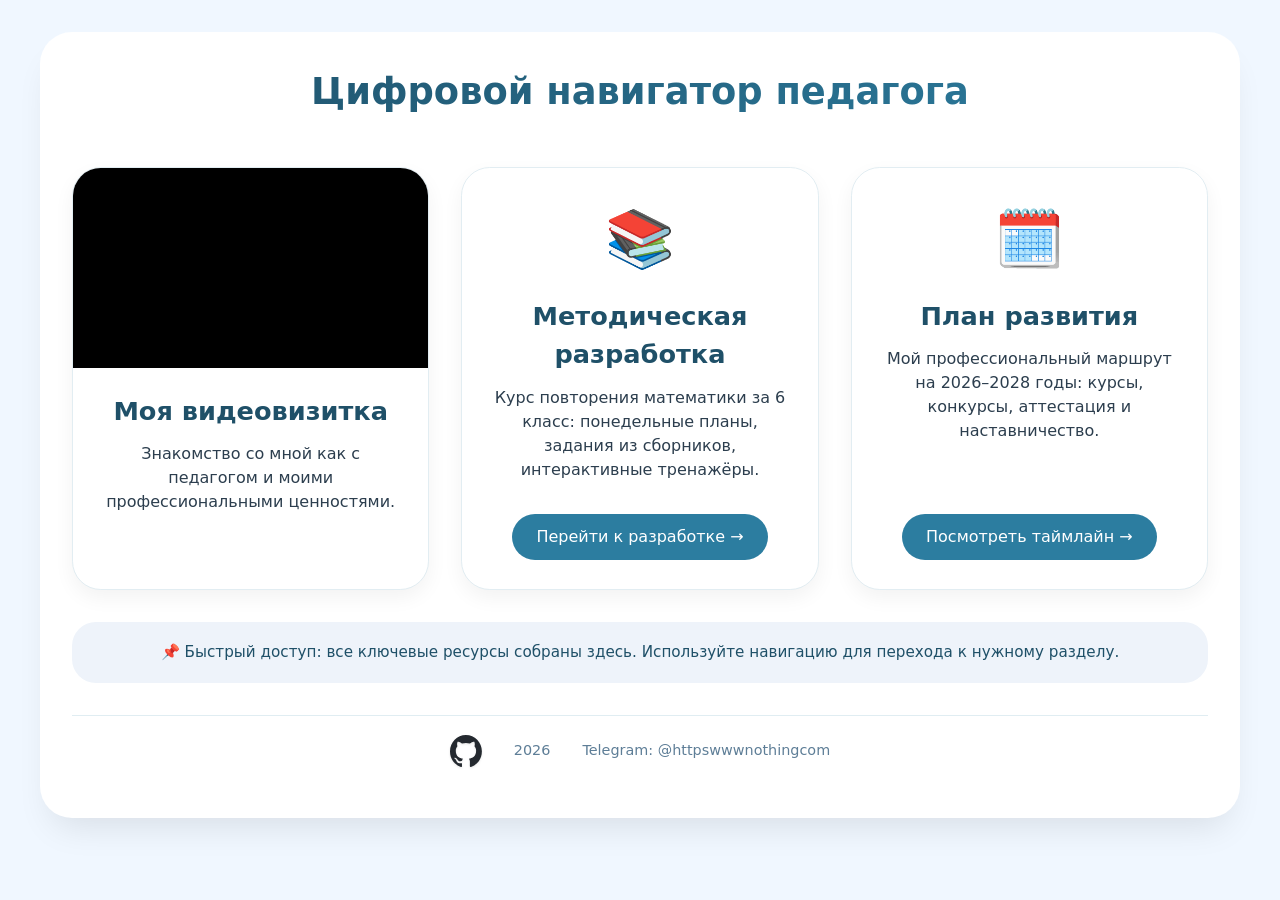
<file: index.html>
<!DOCTYPE html>
<html lang="ru">
<head>
    <meta charset="UTF-8">
    <meta name="viewport" content="width=device-width, initial-scale=1.0">
    <title>Портал педагога | Главная</title>
    <style>
        * {
            margin: 0;
            padding: 0;
            box-sizing: border-box;
        }

        body {
            font-family: 'Segoe UI', 'Roboto', system-ui, 'Helvetica Neue', sans-serif;
            background: #f0f7ff;
            color: #1e2a3e;
            line-height: 1.5;
            padding: 2rem 1rem;
        }

        .container {
            max-width: 1200px;
            margin: 0 auto;
            background: white;
            border-radius: 2rem;
            box-shadow: 0 20px 35px -12px rgba(0, 0, 0, 0.1);
            overflow: hidden;
            padding: 2rem;
        }

        .header {
            text-align: center;
            margin-bottom: 3rem;
        }

        .header h1 {
            font-size: 2.3rem;
            font-weight: 700;
            background: linear-gradient(135deg, #1f5068, #2c7da0);
            background-clip: text;
            -webkit-background-clip: text;
            color: transparent;
            margin-bottom: 0.75rem;
        }

        .header p {
            font-size: 1.1rem;
            color: #2c3e4e;
            max-width: 700px;
            margin: 0 auto;
        }

        .cards-grid {
            display: grid;
            grid-template-columns: repeat(auto-fit, minmax(300px, 1fr));
            gap: 2rem;
            margin: 2rem 0;
        }

        .card {
            background: #ffffff;
            border-radius: 1.8rem;
            padding: 1.8rem;
            box-shadow: 0 8px 20px rgba(0, 0, 0, 0.05);
            border: 1px solid #e2edf2;
            transition: transform 0.2s ease, box-shadow 0.2s ease;
            display: flex;
            flex-direction: column;
            text-align: center;
        }

        .card:hover {
            transform: translateY(-6px);
            box-shadow: 0 20px 30px -12px rgba(0, 0, 0, 0.12);
            border-color: #c2d6e2;
        }

        .card-icon {
            font-size: 3.5rem;
            margin-bottom: 1rem;
        }

        .card h2 {
            font-size: 1.6rem;
            font-weight: 600;
            color: #1f5068;
            margin-bottom: 0.75rem;
        }

        .card p {
            color: #2c3e4e;
            margin-bottom: 1.5rem;
            flex-grow: 1;
        }

        .card-btn {
            display: inline-block;
            background: #2c7da0;
            color: white;
            text-decoration: none;
            padding: 0.7rem 1.5rem;
            border-radius: 40px;
            font-weight: 500;
            transition: background 0.2s, transform 0.1s;
            align-self: center;
            margin-top: 0.5rem;
        }

        .card-btn:hover {
            background: #1f5068;
            transform: scale(0.98);
        }

        /* Стили для видео-карточки */
        .video-card {
            background: #ffffff;
            border-radius: 1.8rem;
            box-shadow: 0 8px 20px rgba(0, 0, 0, 0.05);
            border: 1px solid #e2edf2;
            transition: transform 0.2s ease, box-shadow 0.2s ease;
            display: flex;
            flex-direction: column;
            overflow: hidden;
        }

        .video-card:hover {
            transform: translateY(-6px);
            box-shadow: 0 20px 30px -12px rgba(0, 0, 0, 0.12);
            border-color: #c2d6e2;
        }

        .video-wrapper {
            position: relative;
            padding-bottom: 56.25%; /* Соотношение сторон 16:9 */
            height: 0;
            overflow: hidden;
            background: #000;
        }

        .video-wrapper iframe {
            position: absolute;
            top: 0;
            left: 0;
            width: 100%;
            height: 100%;
            border: 0;
        }

        .video-card-content {
            padding: 1.5rem;
            text-align: center;
        }

        .video-card-content h2 {
            font-size: 1.6rem;
            font-weight: 600;
            color: #1f5068;
            margin-bottom: 0.75rem;
        }

        .video-card-content p {
            color: #2c3e4e;
            margin-bottom: 0;
        }

        .info-block {
            background: #eef3fa;
            border-radius: 1.5rem;
            padding: 1.2rem 1.8rem;
            margin: 2rem 0 1rem;
            text-align: center;
            color: #1f5068;
            font-size: 0.95rem;
        }

        /* Футер (скопирован из старой страницы) */
        footer {
            margin-top: 2rem;
            border-top: 1px solid #e0edf2;
            padding: 1.2rem 0;
        }

        .navigation {
            display: flex;
            justify-content: center;
            align-items: center;
            gap: 2rem;
            list-style: none;
            flex-wrap: wrap;
        }

        .nav__element {
            font-size: 0.9rem;
            color: #5e7e97;
            transition: color 0.2s;
            position: relative;
        }

        .nav__element a {
            text-decoration: none;
            display: inline-block;
            transition: opacity 0.2s;
        }

        .nav__element a:hover {
            opacity: 0.7;
        }

        .git {
            width: 32px;
            height: auto;
            vertical-align: middle;
            filter: drop-shadow(0 1px 1px rgba(0,0,0,0.1));
        }

        @media (max-width: 768px) {
            .container {
                padding: 1.5rem;
            }
            .header h1 {
                font-size: 1.8rem;
            }
            .cards-grid {
                gap: 1.5rem;
            }
            .card {
                padding: 1.5rem;
            }
            .video-card-content {
                padding: 1.2rem;
            }
            .navigation {
                gap: 1rem;
            }
        }

        @media (max-width: 480px) {
            .card h2,
            .video-card-content h2 {
                font-size: 1.4rem;
            }
            .git {
                width: 26px;
            }
        }
    </style>
</head>
<body>
<div class="container">
    <div class="header">
        <h1>Цифровой навигатор педагога</h1>
    </div>

    <div class="cards-grid">
        <div class="video-card">
            <div class="video-wrapper">
                <iframe width="1837" height="720" src="https://www.youtube.com/embed/jy8QmJDOKfg" title="Моя видеовизитка" frameborder="0" allow="accelerometer; autoplay; clipboard-write; encrypted-media; gyroscope; picture-in-picture; web-share" referrerpolicy="strict-origin-when-cross-origin" allowfullscreen></iframe>
            </div>
            <div class="video-card-content">
                <h2>Моя видеовизитка</h2>
                <p>Знакомство со мной как с педагогом и моими профессиональными ценностями.</p>
            </div>
        </div>

        <div class="card">
            <div class="card-icon">📚</div>
            <h2>Методическая разработка</h2>
            <p>Курс повторения математики за 6 класс: понедельные планы, задания из сборников, интерактивные тренажёры.</p>
            <a href="main.html" class="card-btn">Перейти к разработке →</a>
        </div>

        <div class="card">
            <div class="card-icon">🗓️</div>
            <h2>План развития</h2>
            <p>Мой профессиональный маршрут на 2026–2028 годы: курсы, конкурсы, аттестация и наставничество.</p>
            <a href="timeline.html" class="card-btn">Посмотреть таймлайн →</a>
        </div>
    </div>

    <div class="info-block">
        📌 Быстрый доступ: все ключевые ресурсы собраны здесь. Используйте навигацию для перехода к нужному разделу.
    </div>

    <!-- Футер (полностью скопирован из старой страницы) -->
    <footer>
        <nav>
            <ul class="navigation">
                <li class="nav__element"><a href="https://github.com/FandreyNord"><img class="git" src="img/svg/github-mark.svg" alt="GitHub"></a></li>
                <li class="nav__element">2026</li>
                <li class="nav__element">
                    Telegram: @httpswwwnothingcom
                </li>
            </ul>
        </nav>
    </footer>
</div>
</body>
</html>
</file>
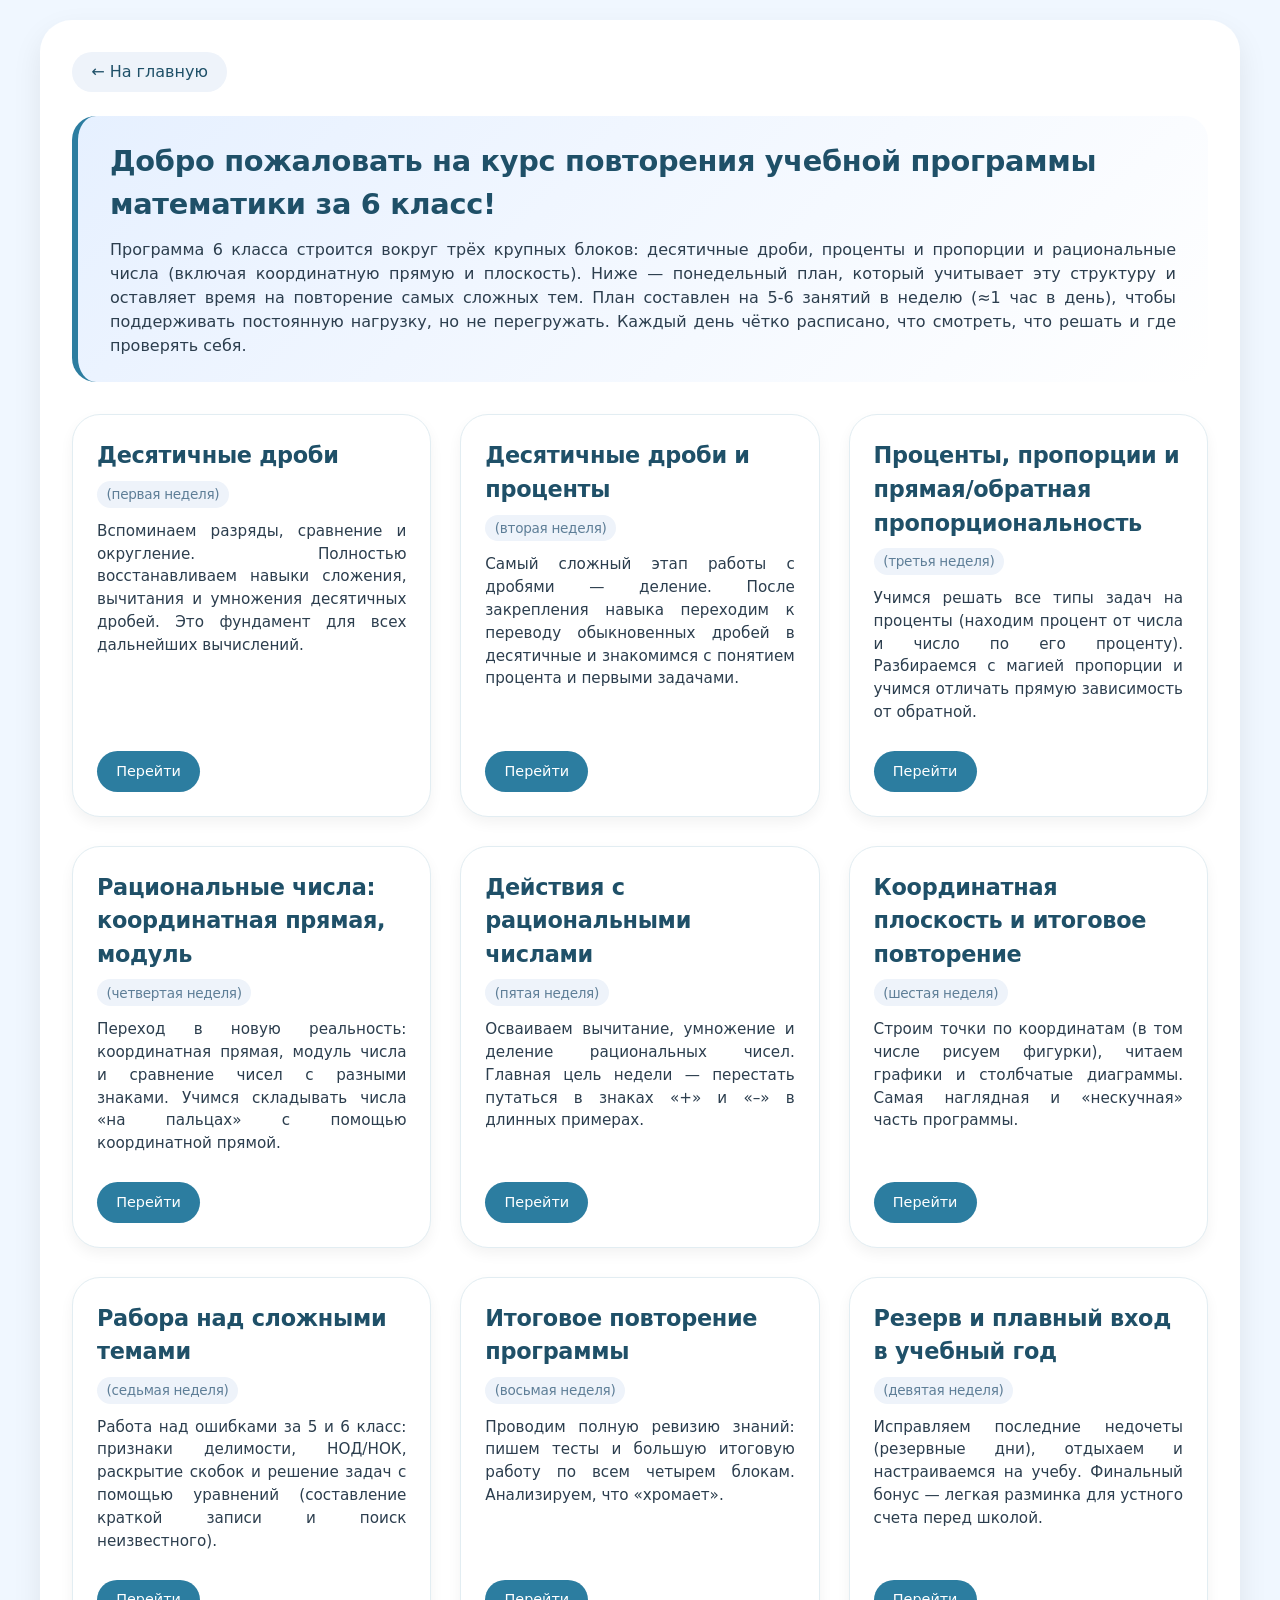
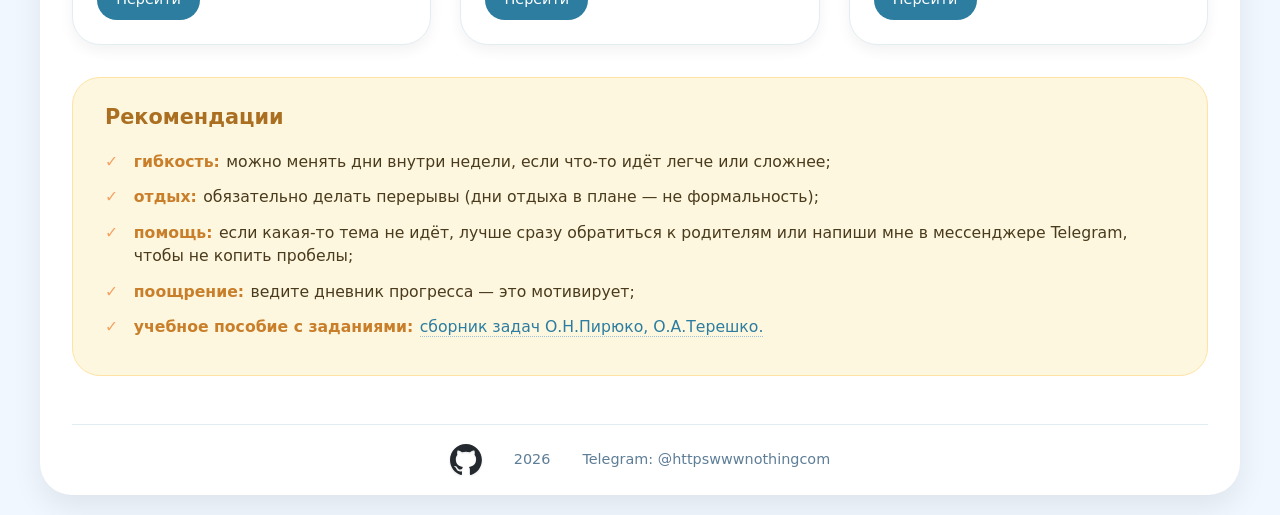
<file: main.html>
<!DOCTYPE html>
<html lang="ru">
  <head>
    <meta charset="UTF-8">
    <title>Повтори 6 класс</title>
     <link rel="stylesheet" href="css/style.css">
  </head>

  <body>
    <div class="container">
        <!-- Кнопка возврата на главную (main.html) -->
        <a href="index.html" class="back-link">← На главную</a>

        <div class="begin_text">
            <p class="hello">Добро пожаловать на курс повторения учебной программы математики за 6 класс!</p>
            <p class="main_text">Программа 6 класса строится вокруг трёх крупных блоков: десятичные дроби, проценты и пропорции и рациональные числа (включая координатную прямую и плоскость). Ниже — понедельный план, который учитывает эту структуру и оставляет время на повторение самых сложных тем. План составлен на 5-6 занятий в неделю (≈1 час в день), чтобы поддерживать постоянную нагрузку, но не перегружать. Каждый день чётко расписано, что смотреть, что решать и где проверять себя.</p>  
        </div>
        <div class="blox">
            <div class="week">
                <p class="hello">Десятичные дроби <span>(первая неделя)</span></p>
                <p class="main_text">Вспоминаем разряды, сравнение и округление. Полностью восстанавливаем навыки сложения, вычитания и умножения десятичных дробей. Это фундамент для всех дальнейших вычислений.</p>   
                <a href="html/first.html">Перейти</a>
            </div>
            <div class="week">
                <p class="hello">Десятичные дроби и проценты <span>(вторая неделя)</span></p>
                <p class="main_text">Самый сложный этап работы с дробями — деление. После закрепления навыка переходим к переводу обыкновенных дробей в десятичные и знакомимся с понятием процента и первыми задачами.</p>   
                <a href="html/second.html">Перейти</a>
            </div>
            <div class="week">
                <p class="hello">Проценты, пропорции и прямая/обратная пропорциональность <span>(третья неделя)</span></p>
                <p class="main_text">Учимся решать все типы задач на проценты (находим процент от числа и число по его проценту). Разбираемся с магией пропорции и учимся отличать прямую зависимость от обратной.</p>   
                <a href="html/third.html">Перейти</a>
            </div>
            <div class="week">
                <p class="hello">Рациональные числа: координатная прямая, модуль <span>(четвертая неделя)</span></p>
                <p class="main_text">Переход в новую реальность: координатная прямая, модуль числа и сравнение чисел с разными знаками. Учимся складывать числа «на пальцах» с помощью координатной прямой.</p>   
                <a href="html/fourth.html">Перейти</a>
            </div>
            <div class="week">
                <p class="hello">Действия с рациональными числами <span>(пятая неделя)</span></p>
                <p class="main_text">Осваиваем вычитание, умножение и деление рациональных чисел. Главная цель недели — перестать путаться в знаках «+» и «–» в длинных примерах.</p>   
                <a href="html/fifth.html">Перейти</a>
            </div>
            <div class="week">
                <p class="hello">Координатная плоскость и итоговое повторение <span>(шестая неделя)</span></p>
                <p class="main_text">Строим точки по координатам (в том числе рисуем фигурки), читаем графики и столбчатые диаграммы. Самая наглядная и «нескучная» часть программы.</p>   
                <a href="html/sixth.html">Перейти</a>
            </div>
            <div class="week">
                <p class="hello">Рабора над сложными темами <span>(седьмая неделя)</span></p>
                <p class="main_text">Работа над ошибками за 5 и 6 класс: признаки делимости, НОД/НОК, раскрытие скобок и решение задач с помощью уравнений (составление краткой записи и поиск неизвестного).</p>   
                <a href="html/seventh.html">Перейти</a>
            </div>
            <div class="week">
                <p class="hello">Итоговое повторение программы<span>(восьмая неделя)</span></p>
                <p class="main_text">Проводим полную ревизию знаний: пишем тесты и большую итоговую работу по всем четырем блокам. Анализируем, что «хромает».</p>   
                <a href="html/eighth.html">Перейти</a>
            </div>
            <div class="week">
                <p class="hello">Резерв и плавный вход в учебный год <span>(девятая неделя)</span></p>
                <p class="main_text">Исправляем последние недочеты (резервные дни), отдыхаем и настраиваемся на учебу. Финальный бонус — легкая разминка для устного счета перед школой.</p>   
                <a href="html/ninth.html">Перейти</a>
            </div>
        </div>
        <div class="recom">
            <p class="main_text">Рекомендации</p>
            <ul>
                <li><span>гибкость:</span>можно менять дни внутри недели, если что-то идёт легче или сложнее;</li>
                <li><span>отдых:</span>обязательно делать перерывы (дни отдыха в плане — не формальность);</li>
                <li><span>помощь:</span>если какая-то тема не идёт, лучше сразу обратиться к родителям или напиши мне в мессенджере Telegram, чтобы не копить пробелы;</li>
                <li><span>поощрение:</span>ведите дневник прогресса — это мотивирует;</li>
                <li><span>учебное пособие с заданиями:</span><a href="https://www.aversev.by/skachat/sbornik-zadach-po-matematike-6-klass/?srsltid=AfmBOopJ-itJZcN5CMs9QvfaddNirrPBrruGBnA9IGGIP_ejJ2oxuTJM">сборник задач О.Н.Пирюко, О.А.Терешко.</a></li>    
            </ul>
        </div>
          <footer>
            <nav>
                <ul class="navigation">
                    <li class="nav__element"><a href="https://github.com/FandreyNord"><img class="git" src="img/svg/github-mark.svg"></a></li>
                    <li class="nav__element">2026</li>
                    <li class="nav__element">
                        Telegram: @httpswwwnothingcom
                        <!--<ul class="members">
                            <li class="members__element">Маковчик А.</li>
                            <li class="members__element">Филичкин А.</li>
                            <li class="members__element">Горбаченко Е.</li>
                            <li class="members__element">Богомазова К.</li>
                        </ul>-->
                    </li>
                </ul>
            </nav>
        </footer>
    </div>
    <script src="js/script.js"></script> 
  </body>
</html>
</file>
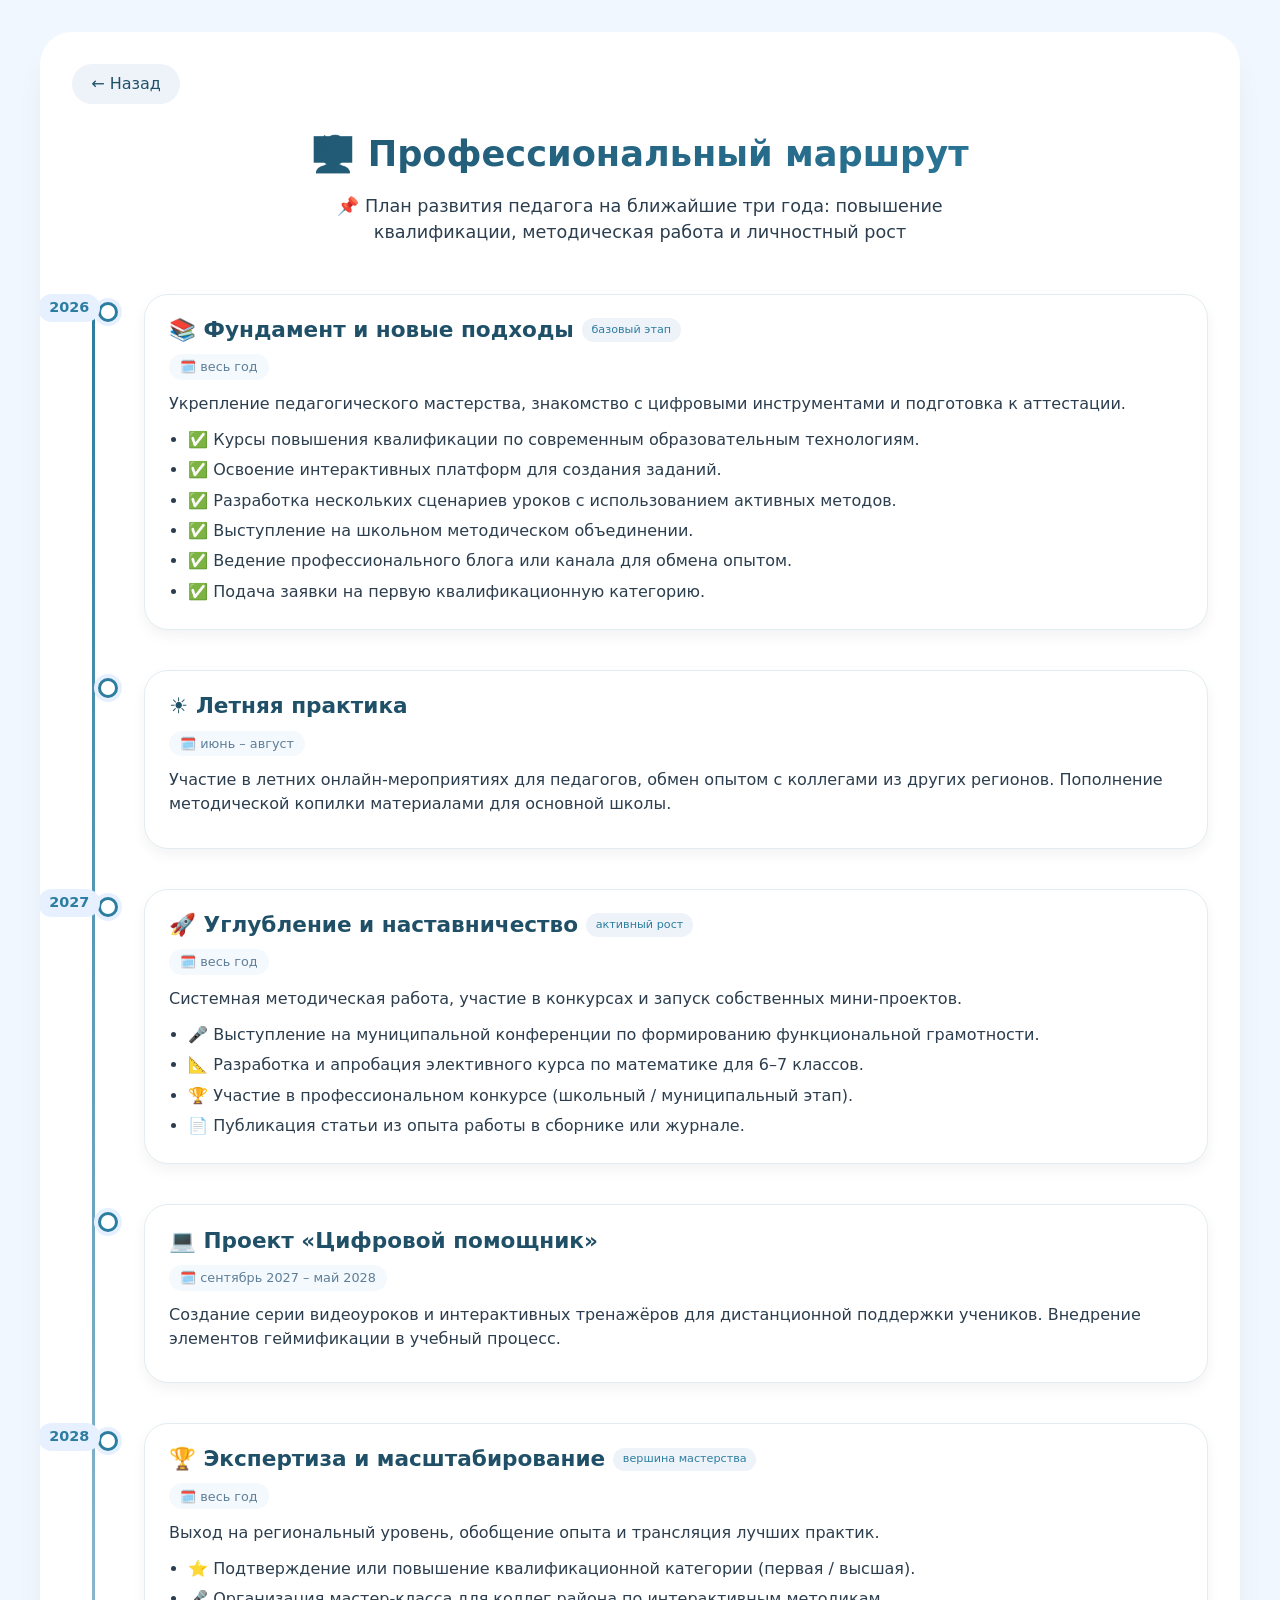
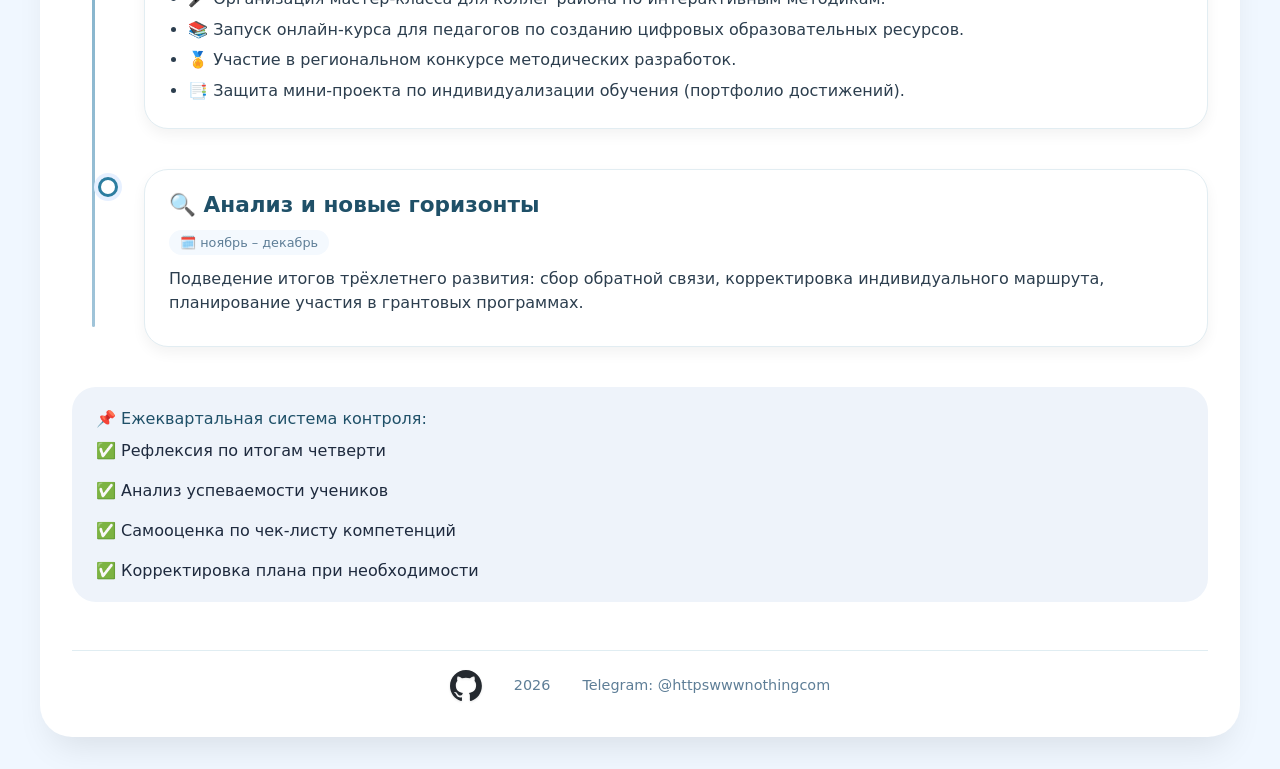
<file: timeline.html>
<!DOCTYPE html>
<html lang="ru">
<head>
    <meta charset="UTF-8">
    <meta name="viewport" content="width=device-width, initial-scale=1.0">
    <title>📚 План профессионального развития педагога | 2026–2028</title>
    <style>
        * {
            margin: 0;
            padding: 0;
            box-sizing: border-box;
        }

        body {
            font-family: 'Segoe UI', 'Roboto', system-ui, 'Helvetica Neue', sans-serif;
            background: #f0f7ff;
            color: #1e2a3e;
            line-height: 1.5;
            padding: 2rem 1rem;
        }

        .container {
            max-width: 1200px;
            margin: 0 auto;
            background: white;
            border-radius: 2rem;
            box-shadow: 0 20px 35px -12px rgba(0, 0, 0, 0.1);
            overflow: hidden;
            padding: 2rem 2rem 1rem 2rem;
        }

        .hero {
            text-align: center;
            margin-bottom: 3rem;
        }

        .hero h1 {
            font-size: 2.2rem;
            font-weight: 700;
            background: linear-gradient(135deg, #1f5068, #2c7da0);
            background-clip: text;
            -webkit-background-clip: text;
            color: transparent;
            margin-bottom: 0.75rem;
        }

        .hero p {
            font-size: 1.1rem;
            color: #2c3e4e;
            max-width: 700px;
            margin: 0 auto;
        }

        .timeline {
            position: relative;
            margin: 2rem 0;
            padding-left: 1rem;
        }

        .timeline::before {
            content: '';
            position: absolute;
            left: 20px;
            top: 20px;
            bottom: 20px;
            width: 3px;
            background: linear-gradient(to bottom, #2c7da0, #a0c4d9);
            border-radius: 3px;
        }

        .timeline-item {
            position: relative;
            margin-bottom: 2.5rem;
            display: flex;
            flex-wrap: wrap;
            gap: 1rem;
        }

        .timeline-marker {
            position: relative;
            width: 40px;
            flex-shrink: 0;
            display: flex;
            justify-content: center;
            align-items: flex-start;
            z-index: 2;
        }

        .marker-dot {
            width: 20px;
            height: 20px;
            background: white;
            border: 3px solid #2c7da0;
            border-radius: 50%;
            box-shadow: 0 0 0 4px #e6f0ff;
            margin-top: 8px;
        }

        .timeline-year {
            position: absolute;
            left: -50px;
            top: 0;
            font-weight: 700;
            font-size: 0.9rem;
            color: #2c7da0;
            background: #e6f0ff;
            padding: 0.2rem 0.7rem;
            border-radius: 30px;
            white-space: nowrap;
        }

        .timeline-content {
            flex: 1;
            background: #ffffff;
            border-radius: 1.5rem;
            padding: 1.2rem 1.5rem;
            box-shadow: 0 6px 14px rgba(0, 0, 0, 0.05);
            border: 1px solid #e2edf2;
            transition: transform 0.2s, box-shadow 0.2s;
        }

        .timeline-content:hover {
            transform: translateY(-3px);
            box-shadow: 0 12px 22px rgba(0, 0, 0, 0.08);
            border-color: #c2d6e2;
        }

        .timeline-content h3 {
            font-size: 1.35rem;
            font-weight: 600;
            color: #1f5068;
            margin-bottom: 0.5rem;
            display: flex;
            align-items: center;
            gap: 0.5rem;
            flex-wrap: wrap;
        }

        .timeline-content h3 .badge {
            background: #eef3fa;
            font-size: 0.7rem;
            font-weight: 400;
            padding: 0.2rem 0.6rem;
            border-radius: 40px;
            color: #2c7da0;
        }

        .timeline-content .date-range {
            font-size: 0.8rem;
            color: #5e7e97;
            margin-bottom: 0.75rem;
            display: inline-block;
            background: #f4f9fe;
            padding: 0.2rem 0.7rem;
            border-radius: 20px;
        }

        .timeline-content p {
            color: #2c3e4e;
            margin-bottom: 0.75rem;
        }

        .timeline-content ul {
            margin-left: 1.2rem;
            color: #2c3e4e;
        }

        .timeline-content li {
            margin-bottom: 0.4rem;
        }

        .back-link {
            display: inline-block;
            margin-bottom: 1.5rem;
            background: #eef3fa;
            padding: 0.5rem 1.2rem;
            border-radius: 40px;
            color: #1f5068;
            text-decoration: none;
            font-weight: 500;
            transition: background 0.2s;
        }

        .back-link:hover {
            background: #e0eef6;
        }

        footer {
            margin-top: 3rem;
            border-top: 1px solid #e0edf2;
            padding: 1.2rem 0;
        }

        .navigation {
            display: flex;
            justify-content: center;
            align-items: center;
            gap: 2rem;
            list-style: none;
            flex-wrap: wrap;
        }

        .nav__element {
            font-size: 0.9rem;
            color: #5e7e97;
            transition: color 0.2s;
            position: relative;
        }

        .nav__element a {
            text-decoration: none;
            display: inline-block;
            transition: opacity 0.2s;
        }

        .nav__element a:hover {
            opacity: 0.7;
        }

        .git {
            width: 32px;
            height: auto;
            vertical-align: middle;
            filter: drop-shadow(0 1px 1px rgba(0,0,0,0.1));
        }

        @media (max-width: 760px) {
            .container {
                padding: 1.5rem;
            }
            .timeline {
                padding-left: 0;
            }
            .timeline::before {
                left: 16px;
            }
            .timeline-marker {
                width: 32px;
            }
            .timeline-year {
                position: static;
                white-space: normal;
                margin-bottom: 0.5rem;
                display: inline-block;
            }
            .timeline-item {
                flex-direction: column;
                margin-left: 1rem;
            }
            .timeline-marker {
                margin-left: -1rem;
                margin-bottom: -0.5rem;
            }
            .timeline-content {
                margin-left: 0.5rem;
            }
            .hero h1 {
                font-size: 1.6rem;
            }
            .navigation {
                gap: 1rem;
            }
        }

        @media (max-width: 480px) {
            .timeline-content h3 {
                font-size: 1.2rem;
            }
            .git {
                width: 26px;
            }
        }
    </style>
</head>
<body>
<div class="container">
    <a href="#" class="back-link" onclick="history.back(); return false;">← Назад</a>

    <div class="hero">
        <h1>🧑‍🏫 Профессиональный маршрут</h1>
        <p>📌 План развития педагога на ближайшие три года: повышение квалификации, методическая работа и личностный рост</p>
    </div>

    <div class="timeline">
        <!-- 2026 -->
        <div class="timeline-item">
            <div class="timeline-marker">
                <div class="marker-dot"></div>
                <span class="timeline-year">2026</span>
            </div>
            <div class="timeline-content">
                <h3>📚 Фундамент и новые подходы <span class="badge">базовый этап</span></h3>
                <span class="date-range">🗓️ весь год</span>
                <p>Укрепление педагогического мастерства, знакомство с цифровыми инструментами и подготовка к аттестации.</p>
                <ul>
                    <li>✅ Курсы повышения квалификации по современным образовательным технологиям.</li>
                    <li>✅ Освоение интерактивных платформ для создания заданий.</li>
                    <li>✅ Разработка нескольких сценариев уроков с использованием активных методов.</li>
                    <li>✅ Выступление на школьном методическом объединении.</li>
                    <li>✅ Ведение профессионального блога или канала для обмена опытом.</li>
                    <li>✅ Подача заявки на первую квалификационную категорию.</li>
                </ul>
            </div>
        </div>

        <div class="timeline-item">
            <div class="timeline-marker">
                <div class="marker-dot"></div>
            </div>
            <div class="timeline-content">
                <h3>☀️ Летняя практика</h3>
                <span class="date-range">🗓️ июнь – август</span>
                <p>Участие в летних онлайн-мероприятиях для педагогов, обмен опытом с коллегами из других регионов. Пополнение методической копилки материалами для основной школы.</p>
            </div>
        </div>

        <!-- 2027 -->
        <div class="timeline-item">
            <div class="timeline-marker">
                <div class="marker-dot"></div>
                <span class="timeline-year">2027</span>
            </div>
            <div class="timeline-content">
                <h3>🚀 Углубление и наставничество <span class="badge">активный рост</span></h3>
                <span class="date-range">🗓️ весь год</span>
                <p>Системная методическая работа, участие в конкурсах и запуск собственных мини-проектов.</p>
                <ul>
                    <li>🎤 Выступление на муниципальной конференции по формированию функциональной грамотности.</li>
                    <li>📐 Разработка и апробация элективного курса по математике для 6–7 классов.</li>
                    <li>🏆 Участие в профессиональном конкурсе (школьный / муниципальный этап).</li>
                    <li>📄 Публикация статьи из опыта работы в сборнике или журнале.</li>
                </ul>
            </div>
        </div>

        <div class="timeline-item">
            <div class="timeline-marker">
                <div class="marker-dot"></div>
            </div>
            <div class="timeline-content">
                <h3>💻 Проект «Цифровой помощник»</h3>
                <span class="date-range">🗓️ сентябрь 2027 – май 2028</span>
                <p>Создание серии видеоуроков и интерактивных тренажёров для дистанционной поддержки учеников. Внедрение элементов геймификации в учебный процесс.</p>
            </div>
        </div>

        <!-- 2028 -->
        <div class="timeline-item">
            <div class="timeline-marker">
                <div class="marker-dot"></div>
                <span class="timeline-year">2028</span>
            </div>
            <div class="timeline-content">
                <h3>🏆 Экспертиза и масштабирование <span class="badge">вершина мастерства</span></h3>
                <span class="date-range">🗓️ весь год</span>
                <p>Выход на региональный уровень, обобщение опыта и трансляция лучших практик.</p>
                <ul>
                    <li>⭐ Подтверждение или повышение квалификационной категории (первая / высшая).</li>
                    <li>🎤 Организация мастер-класса для коллег района по интерактивным методикам.</li>
                    <li>📚 Запуск онлайн-курса для педагогов по созданию цифровых образовательных ресурсов.</li>
                    <li>🏅 Участие в региональном конкурсе методических разработок.</li>
                    <li>📑 Защита мини-проекта по индивидуализации обучения (портфолио достижений).</li>
                </ul>
            </div>
        </div>

        <div class="timeline-item">
            <div class="timeline-marker">
                <div class="marker-dot"></div>
            </div>
            <div class="timeline-content">
                <h3>🔍 Анализ и новые горизонты</h3>
                <span class="date-range">🗓️ ноябрь – декабрь</span>
                <p>Подведение итогов трёхлетнего развития: сбор обратной связи, корректировка индивидуального маршрута, планирование участия в грантовых программах.</p>
            </div>
        </div>
    </div>

    <div style="background: #eef3fa; border-radius: 1.5rem; padding: 1.2rem 1.5rem; margin: 2rem 0 1rem;">
        <p style="font-weight: 500; color: #1f5068;">📌 Ежеквартальная система контроля:</p>
        <ul style="display: flex;flex-wrap: wrap;gap: 1rem;margin-top: 0.5rem;list-style: none;flex-direction: column;">
            <li>✅ Рефлексия по итогам четверти</li>
            <li>✅ Анализ успеваемости учеников</li>
            <li>✅ Самооценка по чек-листу компетенций</li>
            <li>✅ Корректировка плана при необходимости</li>
        </ul>
    </div>

    <footer>
        <nav>
            <ul class="navigation">
                <li class="nav__element"><a href="https://github.com/FandreyNord"><img class="git" src="img/svg/github-mark.svg" alt="GitHub"></a></li>
                <li class="nav__element">2026</li>
                <li class="nav__element">
                    Telegram: @httpswwwnothingcom
                </li>
            </ul>
        </nav>
    </footer>
</div>
</body>
</html>
</file>
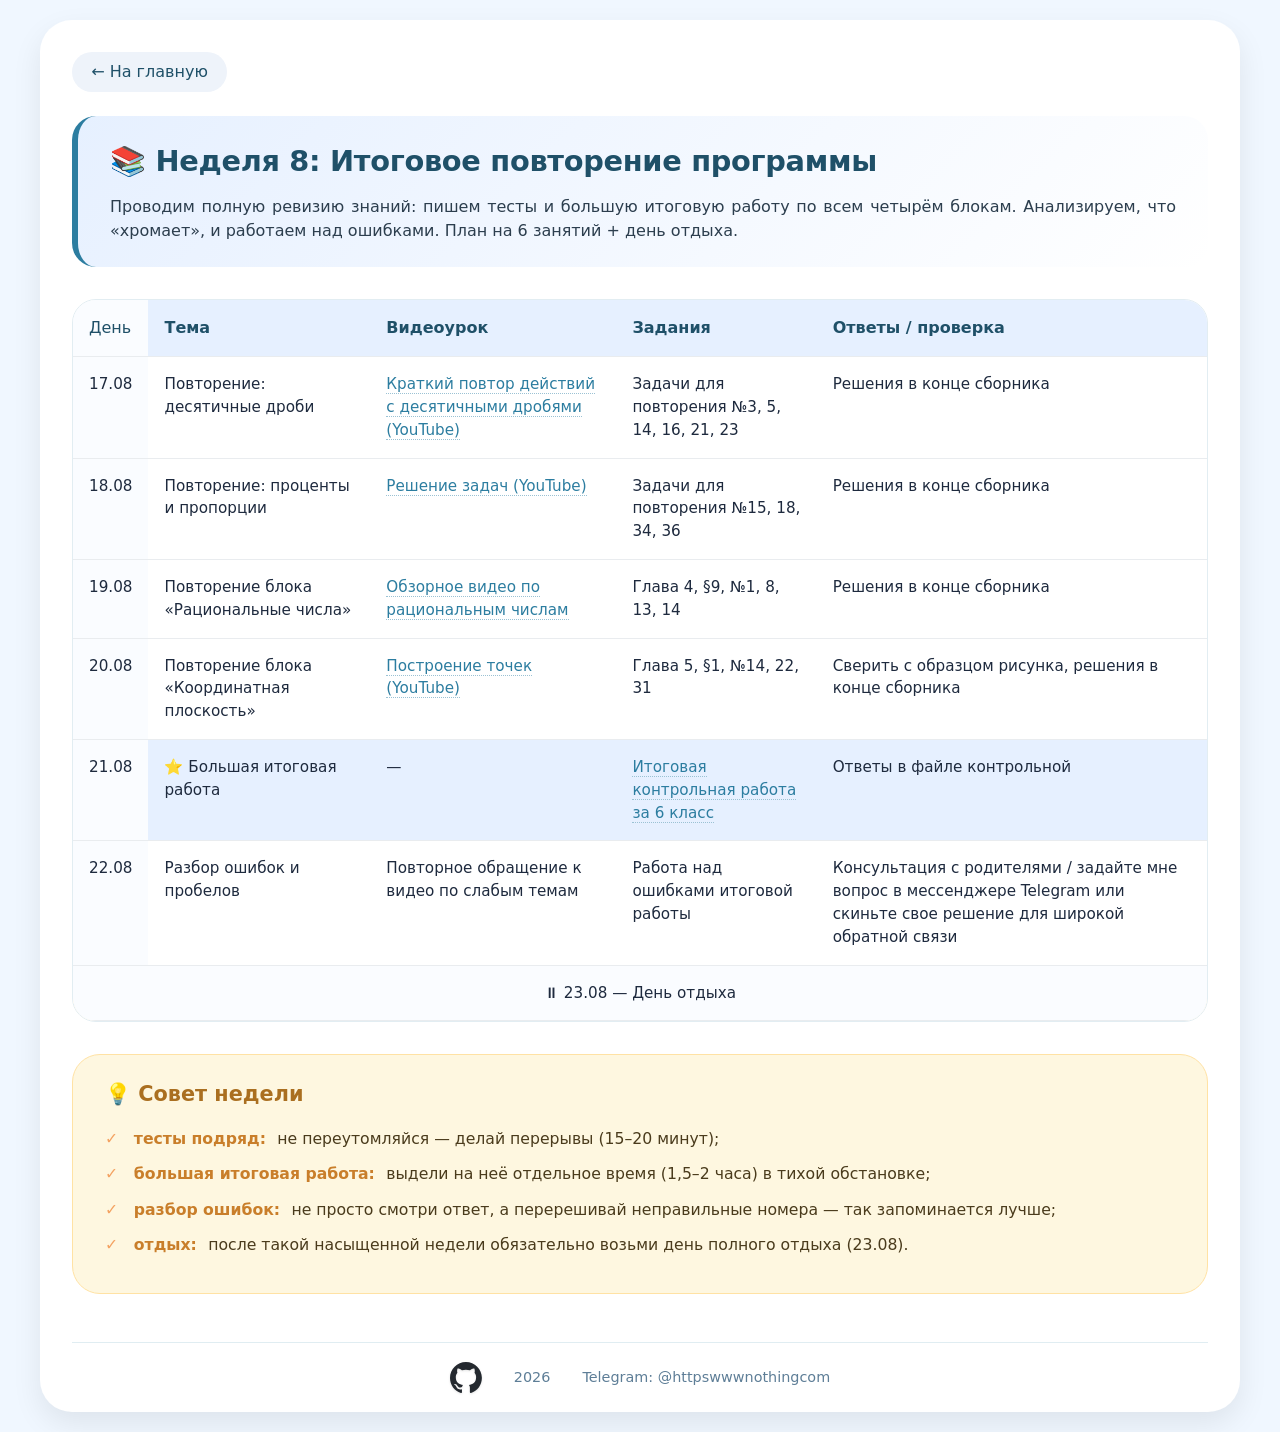
<file: html/eighth.html>
<!DOCTYPE html>
<html lang="ru">
<head>
    <meta charset="UTF-8">
    <meta name="viewport" content="width=device-width, initial-scale=1.0">
    <title>Неделя 8: Итоговое повторение программы — Повтори 6 класс</title>
    <link rel="stylesheet" href="../css/style.css">
</head>
<body>
    <div class="container">
        <!-- Кнопка назад -->
        <a href="../main.html" class="back-link">← На главную</a>

        <!-- Заголовочный блок -->
        <div class="begin_text">
            <p class="hello">📚 Неделя 8: Итоговое повторение программы</p>
            <p class="main_text">
                Проводим полную ревизию знаний: пишем тесты и большую итоговую работу по всем четырём блокам. 
                Анализируем, что «хромает», и работаем над ошибками. План на 6 занятий + день отдыха.
            </p>
        </div>

        <!-- Таблица с расписанием -->
        <div class="table-wrapper">
            <table class="schedule-table">
                <thead>
                    <tr>
                        <th>День</th>
                        <th>Тема</th>
                        <th>Видеоурок</th>
                        <th>Задания</th>
                        <th>Ответы / проверка</th>
                    </tr>
                </thead>
                <tbody>
                    <!-- 17.08 -->
                    <tr>
                        <td>17.08</td>
                        <td>Повторение: десятичные дроби</td>
                        <td><a href="https://youtu.be/5OTIsphtzwI" target="_blank">Краткий повтор действий с десятичными дробями (YouTube)</a></td>
                        <td>Задачи для повторения №3, 5, 14, 16, 21, 23</td>
                        <td>Решения в конце сборника</td>
                    </tr>
                    <!-- 18.08 -->
                    <tr>
                        <td>18.08</td>
                        <td>Повторение: проценты и пропорции</td>
                        <td><a href="https://youtu.be/OBTzPGOHmls" target="_blank">Решение задач (YouTube)</a></td>
                        <td>Задачи для повторения №15, 18, 34, 36</td>
                        <td>Решения в конце сборника</td>
                    </tr>
                    <!-- 19.08 -->
                    <tr>
                        <td>19.08</td>
                        <td>Повторение блока «Рациональные числа»</td>
                        <td><a href="https://www.youtube.com/watch?v=16zLt1v_yhk" target="_blank">Обзорное видео по рациональным числам</a></td>
                        <td>Глава 4, §9, №1, 8, 13, 14</td>
                        <td>Решения в конце сборника</td>
                    </tr>
                    <!-- 20.08 -->
                    <tr>
                        <td>20.08</td>
                        <td>Повторение блока «Координатная плоскость»</td>
                        <td><a href="https://youtu.be/GA0w4vKij5U" target="_blank">Построение точек (YouTube)</a></td>
                        <td>Глава 5, §1, №14, 22, 31</td>
                        <td>Сверить с образцом рисунка, решения в конце сборника</td>
                    </tr>
                    <!-- 21.08 — большая итоговая работа -->
                    <tr style="background-color: #e6f0ff;">
                        <td>21.08</td>
                        <td>⭐ Большая итоговая работа</td>
                        <td>—</td>
                        <td><a href="https://100ballnik.com/wp-content/uploads/2022/05/%D0%B8%D1%82%D0%BE%D0%B3%D0%BE%D0%B2%D0%B0%D1%8F_%D0%BA%D0%BE%D0%BD%D1%82%D1%80%D0%BE%D0%BB%D1%8C%D0%BD%D0%B0%D1%8F_%D1%80%D0%B0%D0%B1%D0%BE%D1%82%D0%B0_%D0%BC%D0%B0%D1%82%D0%B5%D0%BC%D0%B0%D1%82%D0%B8%D0%BA%D0%B0_6%D0%BA%D0%BB%D0%B0%D1%81%D1%81_%D0%B2%D0%B8%D0%BB%D0%B5%D0%BD%D0%BA%D0%B8%D0%BD.pdf">Итоговая контрольная работа за 6 класс</a></td>
                        <td>Ответы в файле контрольной</td>
                    </tr>
                    <!-- 22.08 — разбор ошибок -->
                    <tr>
                        <td>22.08</td>
                        <td>Разбор ошибок и пробелов</td>
                        <td>Повторное обращение к видео по слабым темам</td>
                        <td>Работа над ошибками итоговой работы</td>
                        <td>Консультация с родителями / задайте мне вопрос в мессенджере Telegram или скиньте свое решение для широкой обратной связи</td>
                    </tr>
                    <!-- 23.08 — день отдыха -->
                    <tr style="background-color: #fef7e0;">
                        <td colspan="5" style="text-align: center; font-weight: 500;">⏸ 23.08 — День отдыха</td>
                    </tr>
                </tbody>
            </table>
        </div>

        <!-- Дополнительные рекомендации к неделе -->
        <div class="recom">
            <p class="main_text">💡 Совет недели</p>
            <ul>
                <li><span>тесты подряд:</span> не переутомляйся — делай перерывы (15–20 минут);</li>
                <li><span>большая итоговая работа:</span> выдели на неё отдельное время (1,5–2 часа) в тихой обстановке;</li>
                <li><span>разбор ошибок:</span> не просто смотри ответ, а перерешивай неправильные номера — так запоминается лучше;</li>
                <li><span>отдых:</span> после такой насыщенной недели обязательно возьми день полного отдыха (23.08).</li>
            </ul>
        </div>

        <!-- Футер -->
        <footer>
            <nav>
                <ul class="navigation">
                    <li class="nav__element"><a href="https://github.com/FandreyNord"><img class="git" src="../img/svg/github-mark.svg" alt="GitHub"></a></li>
                    <li class="nav__element">2026</li>
                    <li class="nav__element">
                        Telegram: @httpswwwnothingcom
                        <!-- <ul class="members">
                            <li class="members__element">Маковчик А.</li>
                            <li class="members__element">Филичкин А.</li>
                            <li class="members__element">Горбаченко Е.</li>
                            <li class="members__element">Богомазова К.</li>
                        </ul> -->
                    </li>
                </ul>
            </nav>
        </footer>
    </div>
</body>
</html>
</file>
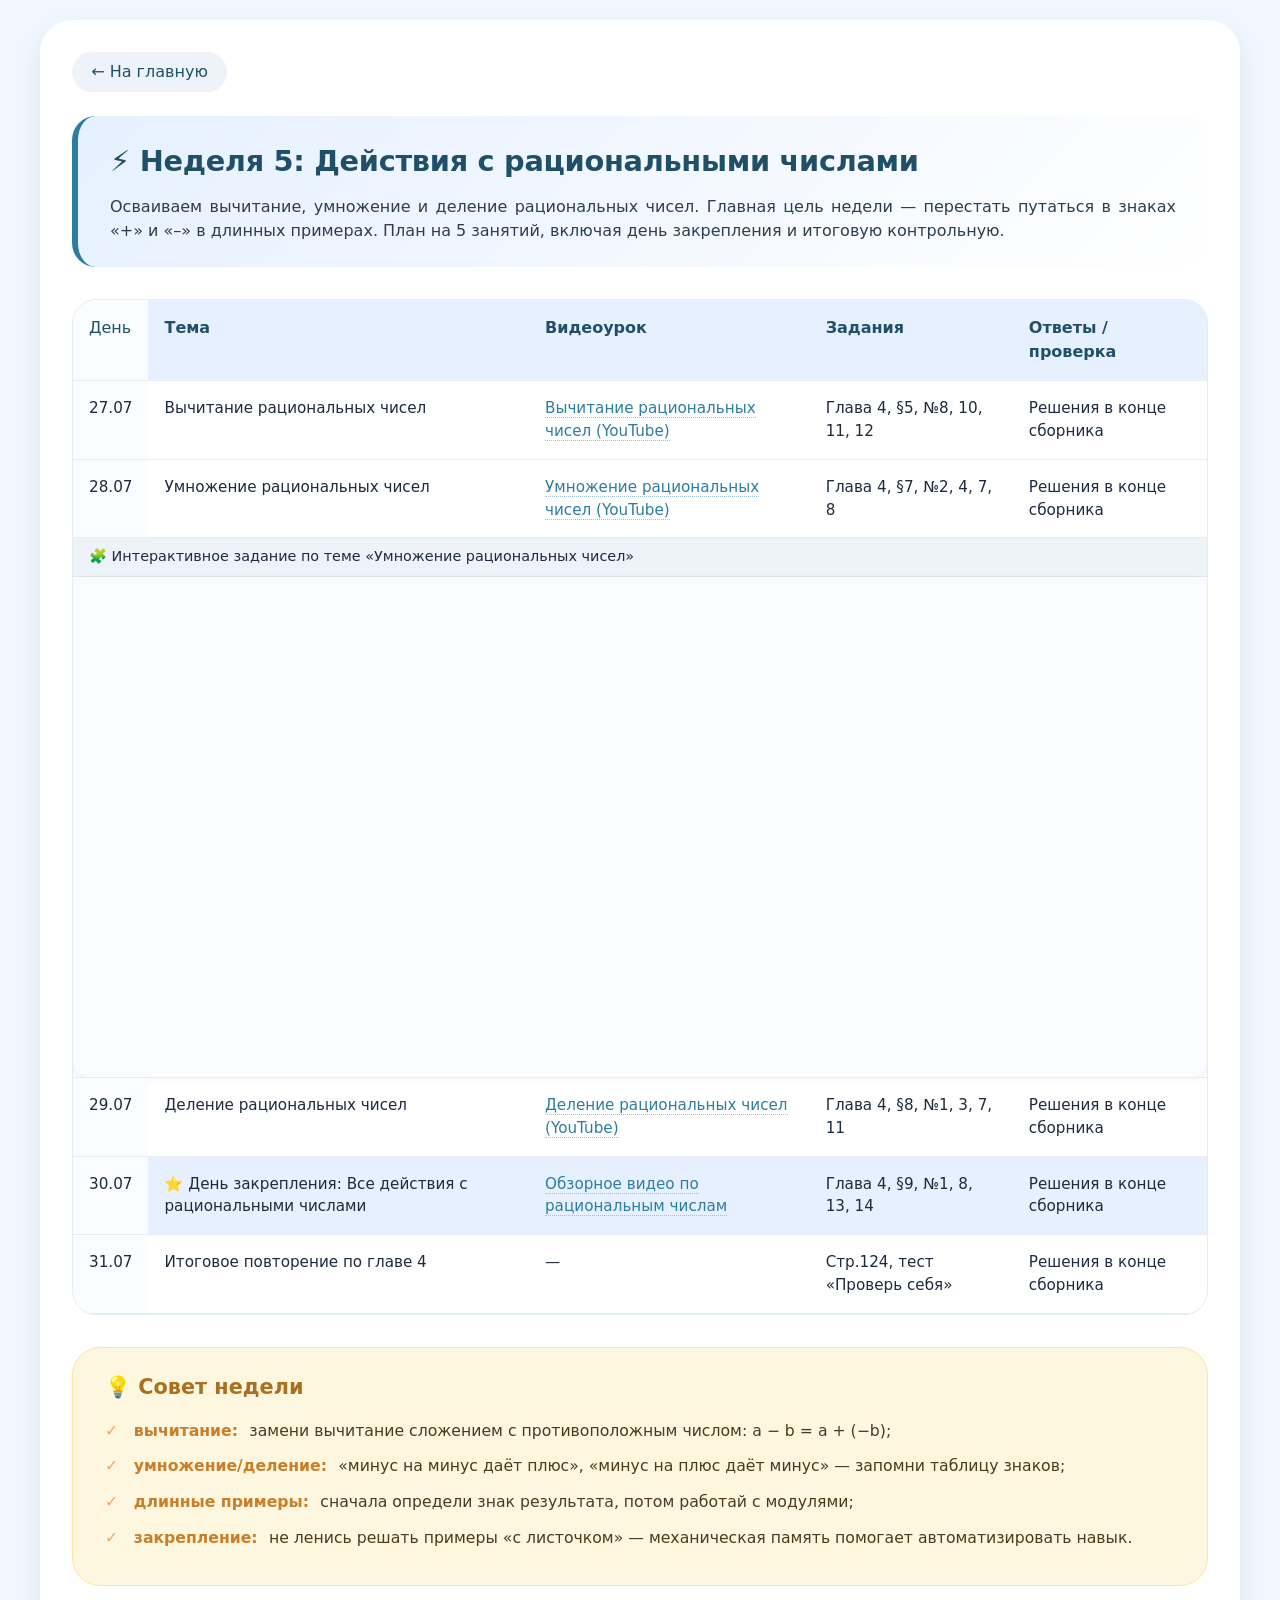
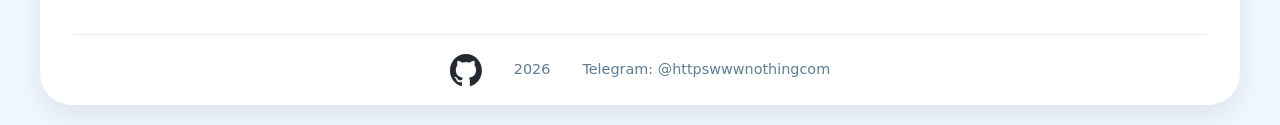
<file: html/fifth.html>
<!DOCTYPE html>
<html lang="ru">
<head>
    <meta charset="UTF-8">
    <meta name="viewport" content="width=device-width, initial-scale=1.0">
    <title>Неделя 5: Действия с рациональными числами — Повтори 6 класс</title>
    <link rel="stylesheet" href="../css/style.css">
    <style>
        /* небольшой дополнительный стиль для iframe внутри таблицы */
        .interactive-task td {
            padding: 0;
        }
        .interactive-task iframe {
            border-radius: 16px;
            box-shadow: 0 2px 8px rgba(0,0,0,0.05);
            display: block;
        }
        .interactive-header {
            padding: 0.5rem 1rem;
            background: #eef3fa;
            font-size: 0.9rem;
            font-weight: 500;
            border-bottom: 1px solid #dce5ec;
        }
    </style>
</head>
<body>
    <div class="container">
        <!-- Кнопка назад -->
        <a href="../main.html" class="back-link">← На главную</a>

        <!-- Заголовочный блок -->
        <div class="begin_text">
            <p class="hello">⚡ Неделя 5: Действия с рациональными числами</p>
            <p class="main_text">
                Осваиваем вычитание, умножение и деление рациональных чисел. Главная цель недели — перестать путаться в знаках «+» и «–» 
                в длинных примерах. План на 5 занятий, включая день закрепления и итоговую контрольную.
            </p>
        </div>

        <!-- Таблица с расписанием -->
        <div class="table-wrapper">
            <table class="schedule-table">
                <thead>
                    <tr>
                        <th>День</th>
                        <th>Тема</th>
                        <th>Видеоурок</th>
                        <th>Задания</th>
                        <th>Ответы / проверка</th>
                    </tr>
                </thead>
                <tbody>
                    <!-- 27.07 -->
                    <tr>
                        <td>27.07</td>
                        <td>Вычитание рациональных чисел</td>
                        <td><a href="https://youtu.be/VrGoP9CGZnI" target="_blank">Вычитание рациональных чисел (YouTube)</a></td>
                        <td>Глава 4, §5, №8, 10, 11, 12</td>
                        <td>Решения в конце сборника</td>
                    </tr>
                    <!-- 28.07 -->
                    <tr>
                        <td>28.07</td>
                        <td>Умножение рациональных чисел</td>
                        <td><a href="https://youtu.be/JdKWZLpjcoU" target="_blank">Умножение рациональных чисел (YouTube)</a></td>
                        <td>Глава 4, §7, №2, 4, 7, 8</td>
                        <td>Решения в конце сборника</td>
                    </tr>
                    <!-- Интерактивное задание к 28.07 -->
                    <tr class="interactive-task">
                        <td colspan="5" style="padding: 0;">
                            <div class="interactive-header">
                                🧩 Интерактивное задание по теме «Умножение рациональных чисел»
                            </div>
                            <iframe src="https://learningapps.org/watch?app=23637871" 
                                    style="border:0; width:100%; height:500px; display:block;" 
                                    allowfullscreen="true" 
                                    webkitallowfullscreen="true" 
                                    mozallowfullscreen="true">
                            </iframe>
                         </td>
                    </tr>
                    <!-- 29.07 -->
                    <tr>
                        <td>29.07</td>
                        <td>Деление рациональных чисел</td>
                        <td><a href="https://youtu.be/T4CkR4aQGx0" target="_blank">Деление рациональных чисел (YouTube)</a></td>
                        <td>Глава 4, §8, №1, 3, 7, 11</td>
                        <td>Решения в конце сборника</td>
                    </tr>
                    <!-- 30.07 — день закрепления -->
                    <tr style="background-color: #e6f0ff;">
                        <td>30.07</td>
                        <td>⭐ День закрепления: Все действия с рациональными числами</td>
                        <td><a href="https://www.youtube.com/watch?v=16zLt1v_yhk" target="_blank">Обзорное видео по рациональным числам</a></td>
                        <td>Глава 4, §9, №1, 8, 13, 14</td>
                        <td>Решения в конце сборника</td>
                    </tr>
                    <!-- 31.07 — итоговое повторение -->
                    <tr>
                        <td>31.07</td>
                        <td>Итоговое повторение по главе 4</td>
                        <td>—</td>
                        <td>Стр.124, тест «Проверь себя»</td>
                        <td>Решения в конце сборника</td>
                    </tr>
                </tbody>
            </table>
        </div>

        <!-- Дополнительные рекомендации к неделе -->
        <div class="recom">
            <p class="main_text">💡 Совет недели</p>
            <ul>
                <li><span>вычитание:</span> замени вычитание сложением с противоположным числом: a − b = a + (−b);</li>
                <li><span>умножение/деление:</span> «минус на минус даёт плюс», «минус на плюс даёт минус» — запомни таблицу знаков;</li>
                <li><span>длинные примеры:</span> сначала определи знак результата, потом работай с модулями;</li>
                <li><span>закрепление:</span> не ленись решать примеры «с листочком» — механическая память помогает автоматизировать навык.</li>
            </ul>
        </div>

        <!-- Футер -->
        <footer>
            <nav>
                <ul class="navigation">
                    <li class="nav__element"><a href="https://github.com/FandreyNord"><img class="git" src="../img/svg/github-mark.svg" alt="GitHub"></a></li>
                    <li class="nav__element">2026</li>
                    <li class="nav__element">
                        Telegram: @httpswwwnothingcom   
                        <!-- <ul class="members">
                            <li class="members__element">Маковчик А.</li>
                            <li class="members__element">Филичкин А.</li>
                            <li class="members__element">Горбаченко Е.</li>
                            <li class="members__element">Богомазова К.</li>
                        </ul> -->
                    </li>
                </ul>
            </nav>
        </footer>
    </div>
</body>
</html>
</file>
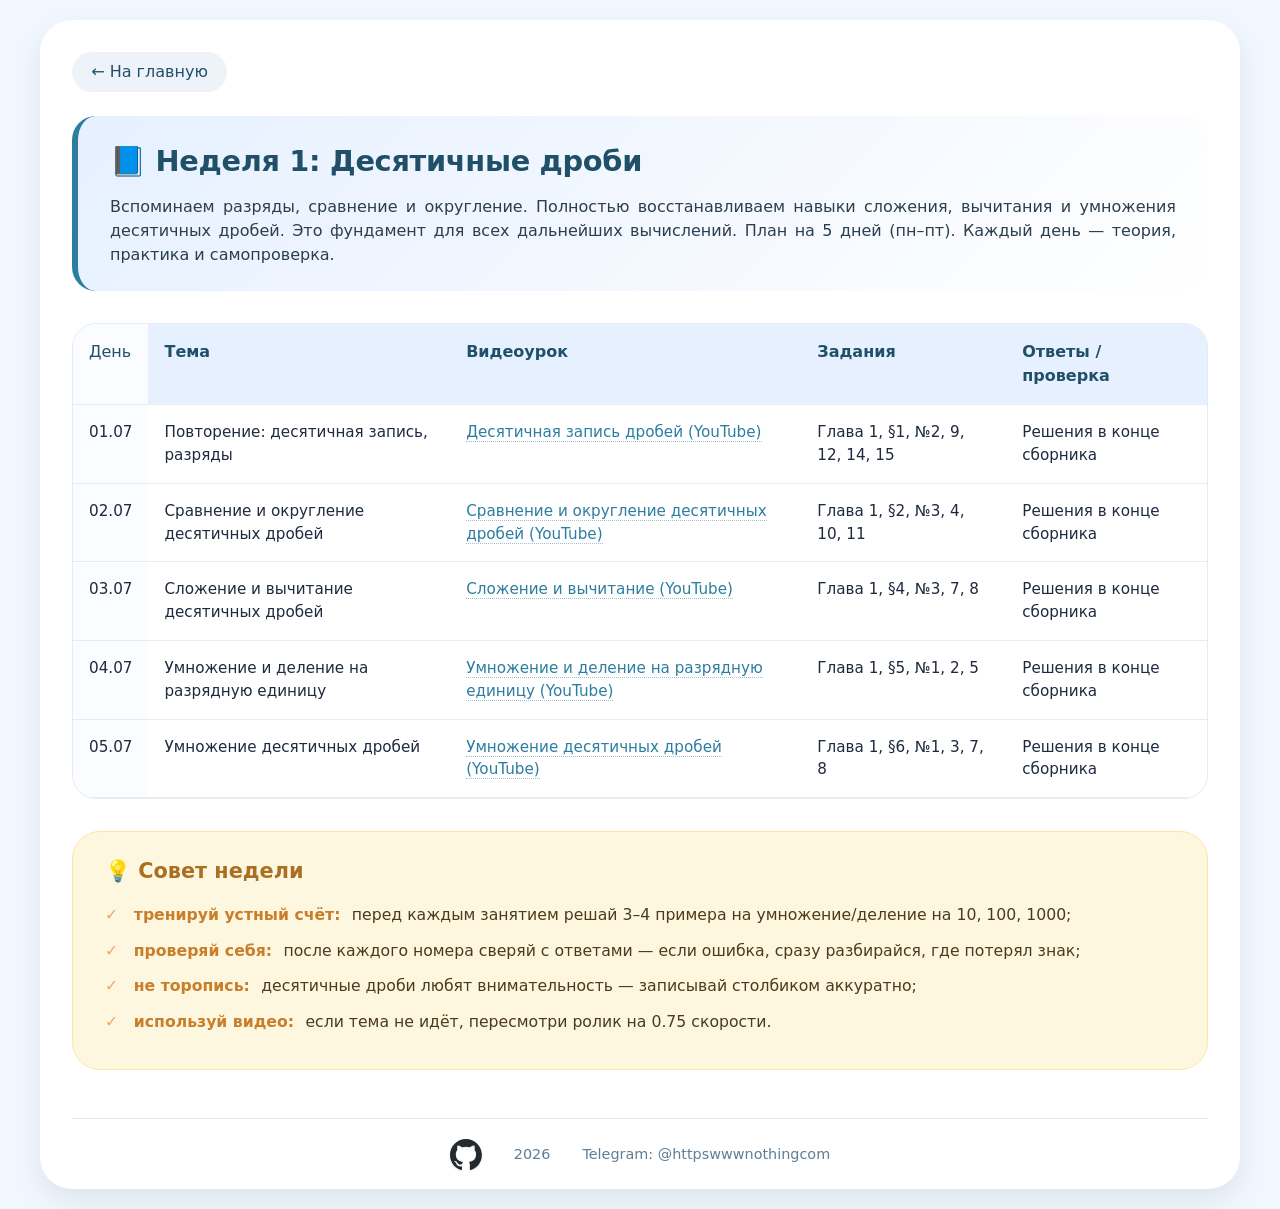
<file: html/first.html>
<!DOCTYPE html>
<html lang="ru">
<head>
    <meta charset="UTF-8">
    <meta name="viewport" content="width=device-width, initial-scale=1.0">
    <title>Неделя 1: Десятичные дроби — Повтори 6 класс</title>
    <link rel="stylesheet" href="../css/style.css">
</head>
<body>
    <div class="container">
        <!-- Кнопка назад -->
        <a href="../main.html" class="back-link">← На главную</a>

        <!-- Заголовочный блок -->
        <div class="begin_text">
            <p class="hello">📘 Неделя 1: Десятичные дроби</p>
            <p class="main_text">
                Вспоминаем разряды, сравнение и округление. Полностью восстанавливаем навыки сложения, вычитания и умножения десятичных дробей. 
                Это фундамент для всех дальнейших вычислений. План на 5 дней (пн–пт). Каждый день — теория, практика и самопроверка.
            </p>
        </div>

        <!-- Таблица с расписанием -->
        <div class="table-wrapper">
            <table class="schedule-table">
                <thead>
                    <tr>
                        <th>День</th>
                        <th>Тема</th>
                        <th>Видеоурок</th>
                        <th>Задания</th>
                        <th>Ответы / проверка</th>
                    </tr>
                </thead>
                <tbody>
                    <tr>
                        <td>01.07</td>
                        <td>Повторение: десятичная запись, разряды</td>
                        <td><a href="https://www.youtube.com/watch?v=QD8N14T0KWo" target="_blank">Десятичная запись дробей (YouTube)</a></td>
                        <td>Глава 1, §1, №2, 9, 12, 14, 15</td>
                        <td>Решения в конце сборника</td>
                    </tr>
                    <tr>
                        <td>02.07</td>
                        <td>Сравнение и округление десятичных дробей</td>
                        <td><a href="https://www.youtube.com/watch?v=pE6s2SjsavY" target="_blank">Сравнение и округление десятичных дробей (YouTube)</a></td>
                        <td>Глава 1, §2, №3, 4, 10, 11</td>
                        <td>Решения в конце сборника</td>
                    </tr>
                    <tr>
                        <td>03.07</td>
                        <td>Сложение и вычитание десятичных дробей</td>
                        <td><a href="https://www.youtube.com/watch?v=2YRhbF5P4MU" target="_blank">Сложение и вычитание (YouTube)</a></td>
                        <td>Глава 1, §4, №3, 7, 8</td>
                        <td>Решения в конце сборника</td>
                    </tr>
                    <tr>
                        <td>04.07</td>
                        <td>Умножение и деление на разрядную единицу</td>
                        <td><a href="https://www.youtube.com/watch?v=Ew_KVNBReuU" target="_blank">Умножение и деление на разрядную единицу (YouTube)</a></td>
                        <td>Глава 1, §5, №1, 2, 5</td>
                        <td>Решения в конце сборника</td>
                    </tr>
                    <tr>
                        <td>05.07</td>
                        <td>Умножение десятичных дробей</td>
                        <td><a href="https://www.youtube.com/watch?v=GuxL_u06cU0" target="_blank">Умножение десятичных дробей (YouTube)</a></td>
                        <td>Глава 1, §6, №1, 3, 7, 8</td>
                        <td>Решения в конце сборника</td>
                    </tr>
                </tbody>
            </table>
        </div>

        <!-- Дополнительные рекомендации к неделе -->
        <div class="recom">
            <p class="main_text">💡 Совет недели</p>
            <ul>
                <li><span>тренируй устный счёт:</span> перед каждым занятием решай 3–4 примера на умножение/деление на 10, 100, 1000;</li>
                <li><span>проверяй себя:</span> после каждого номера сверяй с ответами — если ошибка, сразу разбирайся, где потерял знак;</li>
                <li><span>не торопись:</span> десятичные дроби любят внимательность — записывай столбиком аккуратно;</li>
                <li><span>используй видео:</span> если тема не идёт, пересмотри ролик на 0.75 скорости.</li>
            </ul>
        </div>

        <!-- Футер (такой же, как на главной) -->
        <footer>
            <nav>
                <ul class="navigation">
                    <li class="nav__element"><a href="https://github.com/FandreyNord"><img class="git" src="../img/svg/github-mark.svg" alt="GitHub"></a></li>
                    <li class="nav__element">2026</li>
                    <li class="nav__element">
                        Telegram: @httpswwwnothingcom
                        <!-- <ul class="members">
                            <li class="members__element">Маковчик А.</li>
                            <li class="members__element">Филичкин А.</li>
                            <li class="members__element">Горбаченко Е.</li>
                            <li class="members__element">Богомазова К.</li>
                        </ul> -->
                    </li>
                </ul>
            </nav>
        </footer>
    </div>
</body>
</html>
</file>
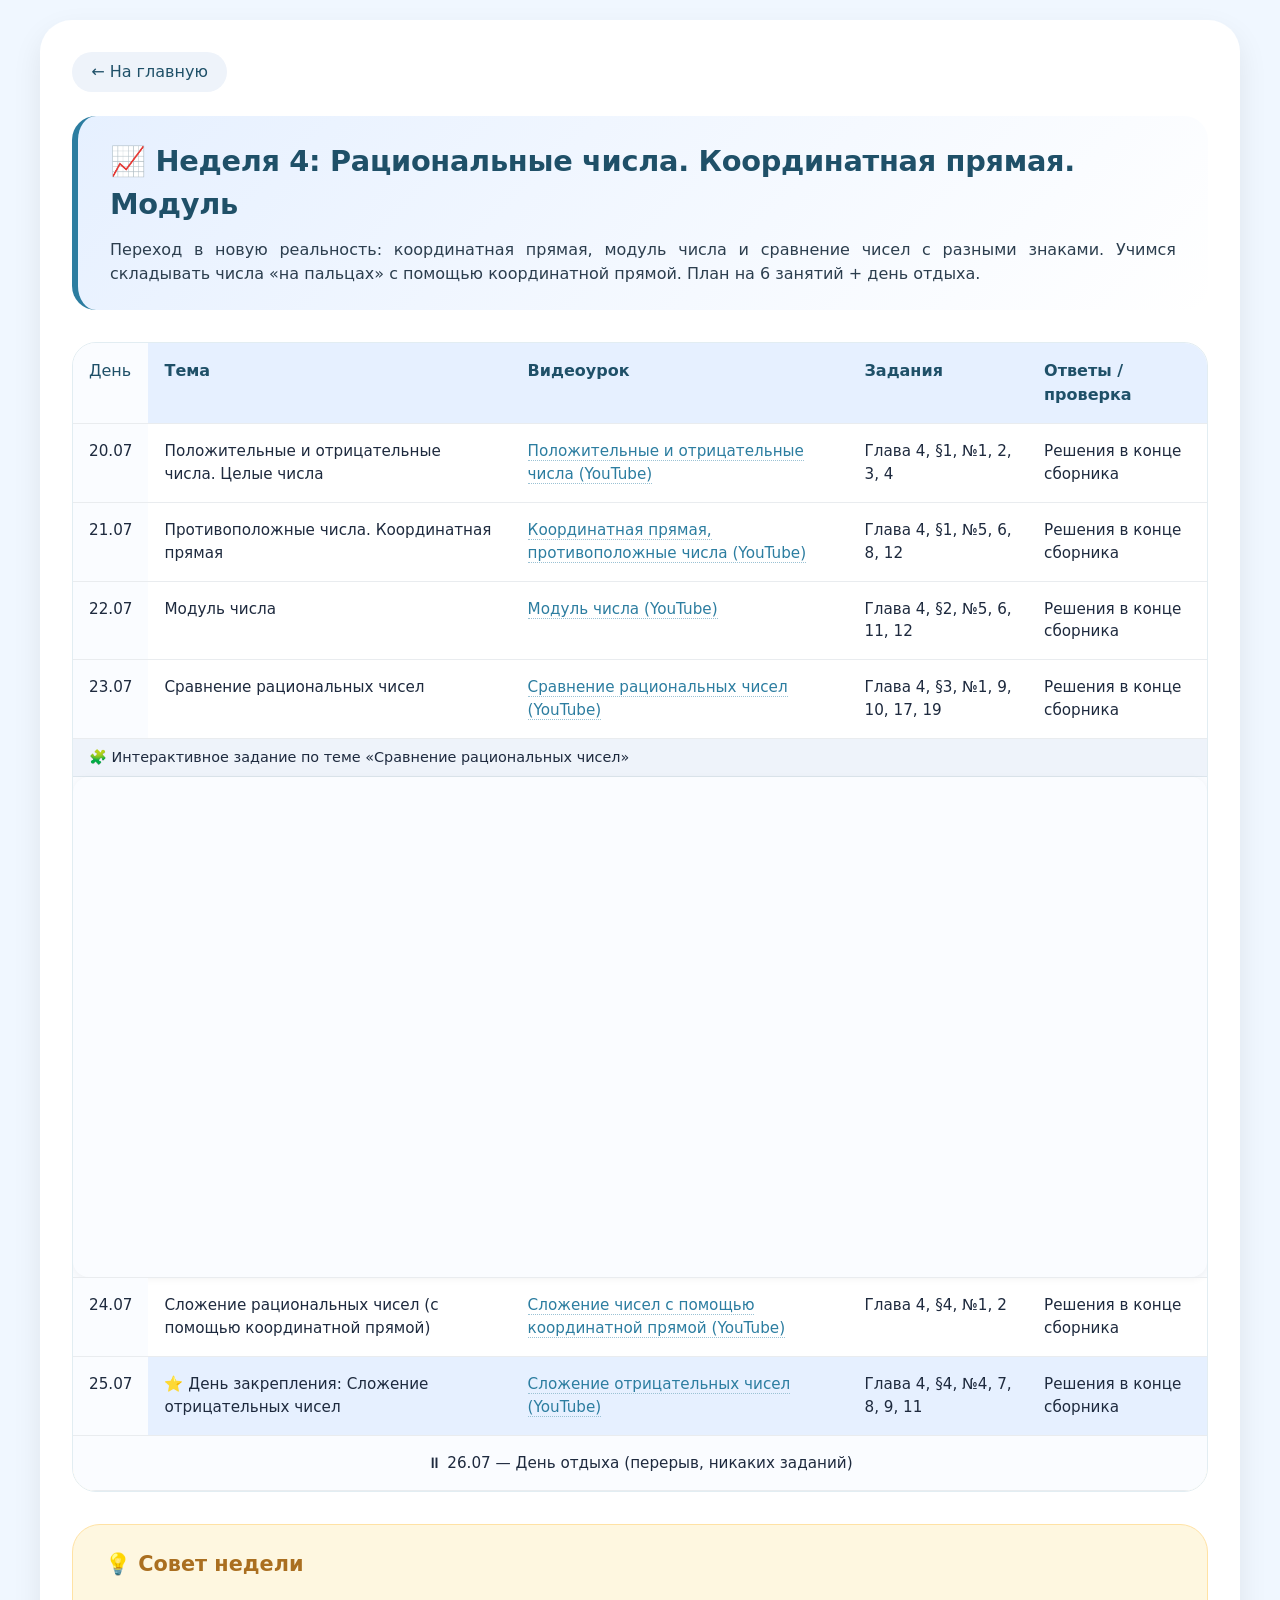
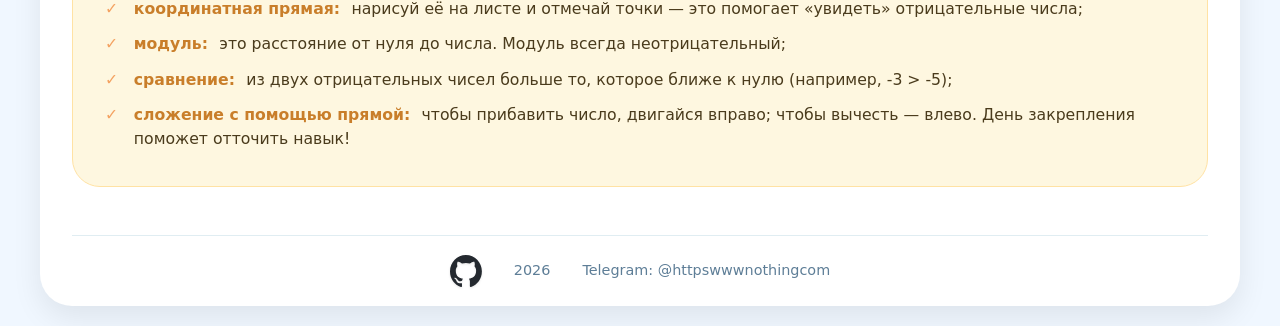
<file: html/fourth.html>
<!DOCTYPE html>
<html lang="ru">
<head>
    <meta charset="UTF-8">
    <meta name="viewport" content="width=device-width, initial-scale=1.0">
    <title>Неделя 4: Рациональные числа, координатная прямая, модуль — Повтори 6 класс</title>
    <link rel="stylesheet" href="../css/style.css">
    <style>
        /* небольшой дополнительный стиль для iframe внутри таблицы */
        .interactive-task td {
            padding: 0;
        }
        .interactive-task iframe {
            border-radius: 16px;
            box-shadow: 0 2px 8px rgba(0,0,0,0.05);
            display: block;
        }
        .interactive-header {
            padding: 0.5rem 1rem;
            background: #eef3fa;
            font-size: 0.9rem;
            font-weight: 500;
            border-bottom: 1px solid #dce5ec;
        }
    </style>
</head>
<body>
    <div class="container">
        <!-- Кнопка назад -->
        <a href="../main.html" class="back-link">← На главную</a>

        <!-- Заголовочный блок -->
        <div class="begin_text">
            <p class="hello">📈 Неделя 4: Рациональные числа. Координатная прямая. Модуль</p>
            <p class="main_text">
                Переход в новую реальность: координатная прямая, модуль числа и сравнение чисел с разными знаками. 
                Учимся складывать числа «на пальцах» с помощью координатной прямой. План на 6 занятий + день отдыха.
            </p>
        </div>

        <!-- Таблица с расписанием -->
        <div class="table-wrapper">
            <table class="schedule-table">
                <thead>
                    <tr>
                        <th>День</th>
                        <th>Тема</th>
                        <th>Видеоурок</th>
                        <th>Задания</th>
                        <th>Ответы / проверка</th>
                    </tr>
                </thead>
                <tbody>
                    <!-- 20.07 -->
                    <tr>
                        <td>20.07</td>
                        <td>Положительные и отрицательные числа. Целые числа</td>
                        <td><a href="https://www.youtube.com/watch?v=hW0vt5qHf4w" target="_blank">Положительные и отрицательные числа (YouTube)</a></td>
                        <td>Глава 4, §1, №1, 2, 3, 4</td>
                        <td>Решения в конце сборника</td>
                    </tr>
                    <!-- 21.07 -->
                    <tr>
                        <td>21.07</td>
                        <td>Противоположные числа. Координатная прямая</td>
                        <td><a href="https://www.youtube.com/watch?v=mspnYhTOGfw" target="_blank">Координатная прямая, противоположные числа (YouTube)</a></td>
                        <td>Глава 4, §1, №5, 6, 8, 12</td>
                        <td>Решения в конце сборника</td>
                    </tr>
                    <!-- 22.07 -->
                    <tr>
                        <td>22.07</td>
                        <td>Модуль числа</td>
                        <td><a href="https://www.youtube.com/watch?v=12e9K7GfVDo" target="_blank">Модуль числа (YouTube)</a></td>
                        <td>Глава 4, §2, №5, 6, 11, 12</td>
                        <td>Решения в конце сборника</td>
                    </tr>
                    <!-- 23.07 -->
                    <tr>
                        <td>23.07</td>
                        <td>Сравнение рациональных чисел</td>
                        <td><a href="https://youtu.be/OdONxrj1pvk" target="_blank">Сравнение рациональных чисел (YouTube)</a></td>
                        <td>Глава 4, §3, №1, 9, 10, 17, 19</td>
                        <td>Решения в конце сборника</td>
                    </tr>
                    <!-- Интерактивное задание к 23.07 -->
                    <tr class="interactive-task">
                        <td colspan="5" style="padding: 0;">
                            <div class="interactive-header">
                                🧩 Интерактивное задание по теме «Сравнение рациональных чисел»
                            </div>
                            <iframe src="https://learningapps.org/watch?app=9479946" 
                                    style="border:0; width:100%; height:500px; display:block;" 
                                    allowfullscreen="true" 
                                    webkitallowfullscreen="true" 
                                    mozallowfullscreen="true">
                            </iframe>
                         </td>
                    </tr>
                    <!-- 24.07 -->
                    <tr>
                        <td>24.07</td>
                        <td>Сложение рациональных чисел (с помощью координатной прямой)</td>
                        <td><a href="https://www.youtube.com/watch?v=rP5rQRiJ4lA" target="_blank">Сложение чисел с помощью координатной прямой (YouTube)</a></td>
                        <td>Глава 4, §4, №1, 2</td>
                        <td>Решения в конце сборника</td>
                    </tr>
                    <!-- 25.07 — день закрепления -->
                    <tr style="background-color: #e6f0ff;">
                        <td>25.07</td>
                        <td>⭐ День закрепления: Сложение отрицательных чисел</td>
                        <td><a href="https://www.youtube.com/watch?v=QBCd7cJizRg" target="_blank">Сложение отрицательных чисел (YouTube)</a></td>
                        <td>Глава 4, §4, №4, 7, 8, 9, 11</td>
                        <td>Решения в конце сборника</td>
                    </tr>
                    <!-- 26.07 — день отдыха -->
                    <tr style="background-color: #fef7e0;">
                        <td colspan="5" style="text-align: center; font-weight: 500;">⏸ 26.07 — День отдыха (перерыв, никаких заданий)</td>
                    </tr>
                </tbody>
             </table>
        </div>

        <!-- Дополнительные рекомендации к неделе -->
        <div class="recom">
            <p class="main_text">💡 Совет недели</p>
            <ul>
                <li><span>координатная прямая:</span> нарисуй её на листе и отмечай точки — это помогает «увидеть» отрицательные числа;</li>
                <li><span>модуль:</span> это расстояние от нуля до числа. Модуль всегда неотрицательный;</li>
                <li><span>сравнение:</span> из двух отрицательных чисел больше то, которое ближе к нулю (например, -3 > -5);</li>
                <li><span>сложение с помощью прямой:</span> чтобы прибавить число, двигайся вправо; чтобы вычесть — влево. День закрепления поможет отточить навык!</li>
            </ul>
        </div>

        <!-- Футер -->
        <footer>
            <nav>
                <ul class="navigation">
                    <li class="nav__element"><a href="https://github.com/FandreyNord"><img class="git" src="../img/svg/github-mark.svg" alt="GitHub"></a></li>
                    <li class="nav__element">2026</li>
                    <li class="nav__element">
                        Telegram: @httpswwwnothingcom
                        <!-- <ul class="members">
                            <li class="members__element">Маковчик А.</li>
                            <li class="members__element">Филичкин А.</li>
                            <li class="members__element">Горбаченко Е.</li>
                            <li class="members__element">Богомазова К.</li>
                        </ul> -->
                    </li>
                </ul>
            </nav>
        </footer>
    </div>
</body>
</html>
</file>
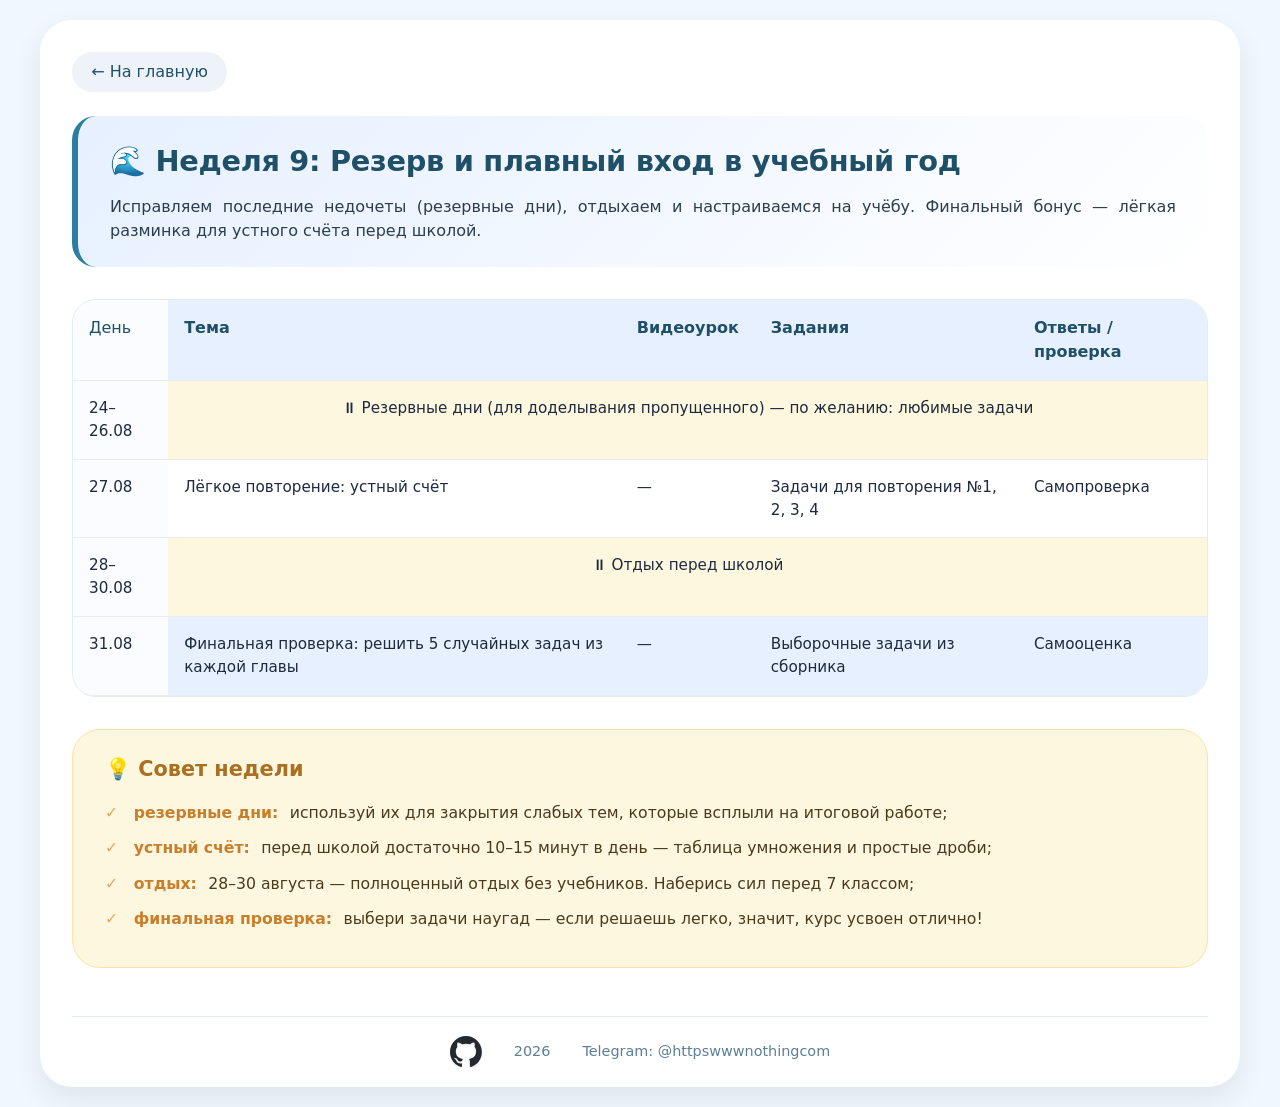
<file: html/ninth.html>
<!DOCTYPE html>
<html lang="ru">
<head>
    <meta charset="UTF-8">
    <meta name="viewport" content="width=device-width, initial-scale=1.0">
    <title>Неделя 9: Резерв и плавный вход в учебный год — Повтори 6 класс</title>
    <link rel="stylesheet" href="../css/style.css">
</head>
<body>
    <div class="container">
        <!-- Кнопка назад -->
        <a href="../main.html" class="back-link">← На главную</a>

        <!-- Заголовочный блок -->
        <div class="begin_text">
            <p class="hello">🌊 Неделя 9: Резерв и плавный вход в учебный год</p>
            <p class="main_text">
                Исправляем последние недочеты (резервные дни), отдыхаем и настраиваемся на учёбу. 
                Финальный бонус — лёгкая разминка для устного счёта перед школой.
            </p>
        </div>

        <!-- Таблица с расписанием -->
        <div class="table-wrapper">
            <table class="schedule-table">
                <thead>
                    <tr>
                        <th>День</th>
                        <th>Тема</th>
                        <th>Видеоурок</th>
                        <th>Задания</th>
                        <th>Ответы / проверка</th>
                    </tr>
                </thead>
                <tbody>
                    <!-- 24–26.08 — резервные дни (объединённые) -->
                    <tr style="background-color: #fef7e0;">
                        <td>24–26.08</td>
                        <td colspan="4" style="text-align: center; font-weight: 500;">⏸ Резервные дни (для доделывания пропущенного) — по желанию: любимые задачи</td>
                    </tr>
                    <!-- 27.08 -->
                    <tr>
                        <td>27.08</td>
                        <td>Лёгкое повторение: устный счёт</td>
                        <td>—</td>
                        <td>Задачи для повторения №1, 2, 3, 4</td>
                        <td>Самопроверка</td>
                    </tr>
                    <!-- 28–30.08 — отдых (объединённые) -->
                    <tr style="background-color: #fef7e0;">
                        <td>28–30.08</td>
                        <td colspan="4" style="text-align: center; font-weight: 500;">⏸ Отдых перед школой</td>
                    </tr>
                    <!-- 31.08 -->
                    <tr style="background-color: #e6f0ff;">
                        <td>31.08</td>
                        <td>Финальная проверка: решить 5 случайных задач из каждой главы</td>
                        <td>—</td>
                        <td>Выборочные задачи из сборника</td>
                        <td>Самооценка</td>
                    </tr>
                </tbody>
            </table>
        </div>

        <!-- Дополнительные рекомендации к неделе -->
        <div class="recom">
            <p class="main_text">💡 Совет недели</p>
            <ul>
                <li><span>резервные дни:</span> используй их для закрытия слабых тем, которые всплыли на итоговой работе;</li>
                <li><span>устный счёт:</span> перед школой достаточно 10–15 минут в день — таблица умножения и простые дроби;</li>
                <li><span>отдых:</span> 28–30 августа — полноценный отдых без учебников. Наберись сил перед 7 классом;</li>
                <li><span>финальная проверка:</span> выбери задачи наугад — если решаешь легко, значит, курс усвоен отлично!</li>
            </ul>
        </div>

        <!-- Футер -->
        <footer>
            <nav>
                <ul class="navigation">
                    <li class="nav__element"><a href="https://github.com/FandreyNord"><img class="git" src="../img/svg/github-mark.svg" alt="GitHub"></a></li>
                    <li class="nav__element">2026</li>
                    <li class="nav__element">
                        Telegram: @httpswwwnothingcom
                        <!-- <ul class="members">
                            <li class="members__element">Маковчик А.</li>
                            <li class="members__element">Филичкин А.</li>
                            <li class="members__element">Горбаченко Е.</li>
                            <li class="members__element">Богомазова К.</li>
                        </ul> -->
                    </li>
                </ul>
            </nav>
        </footer>
    </div>
</body>
</html>
</file>
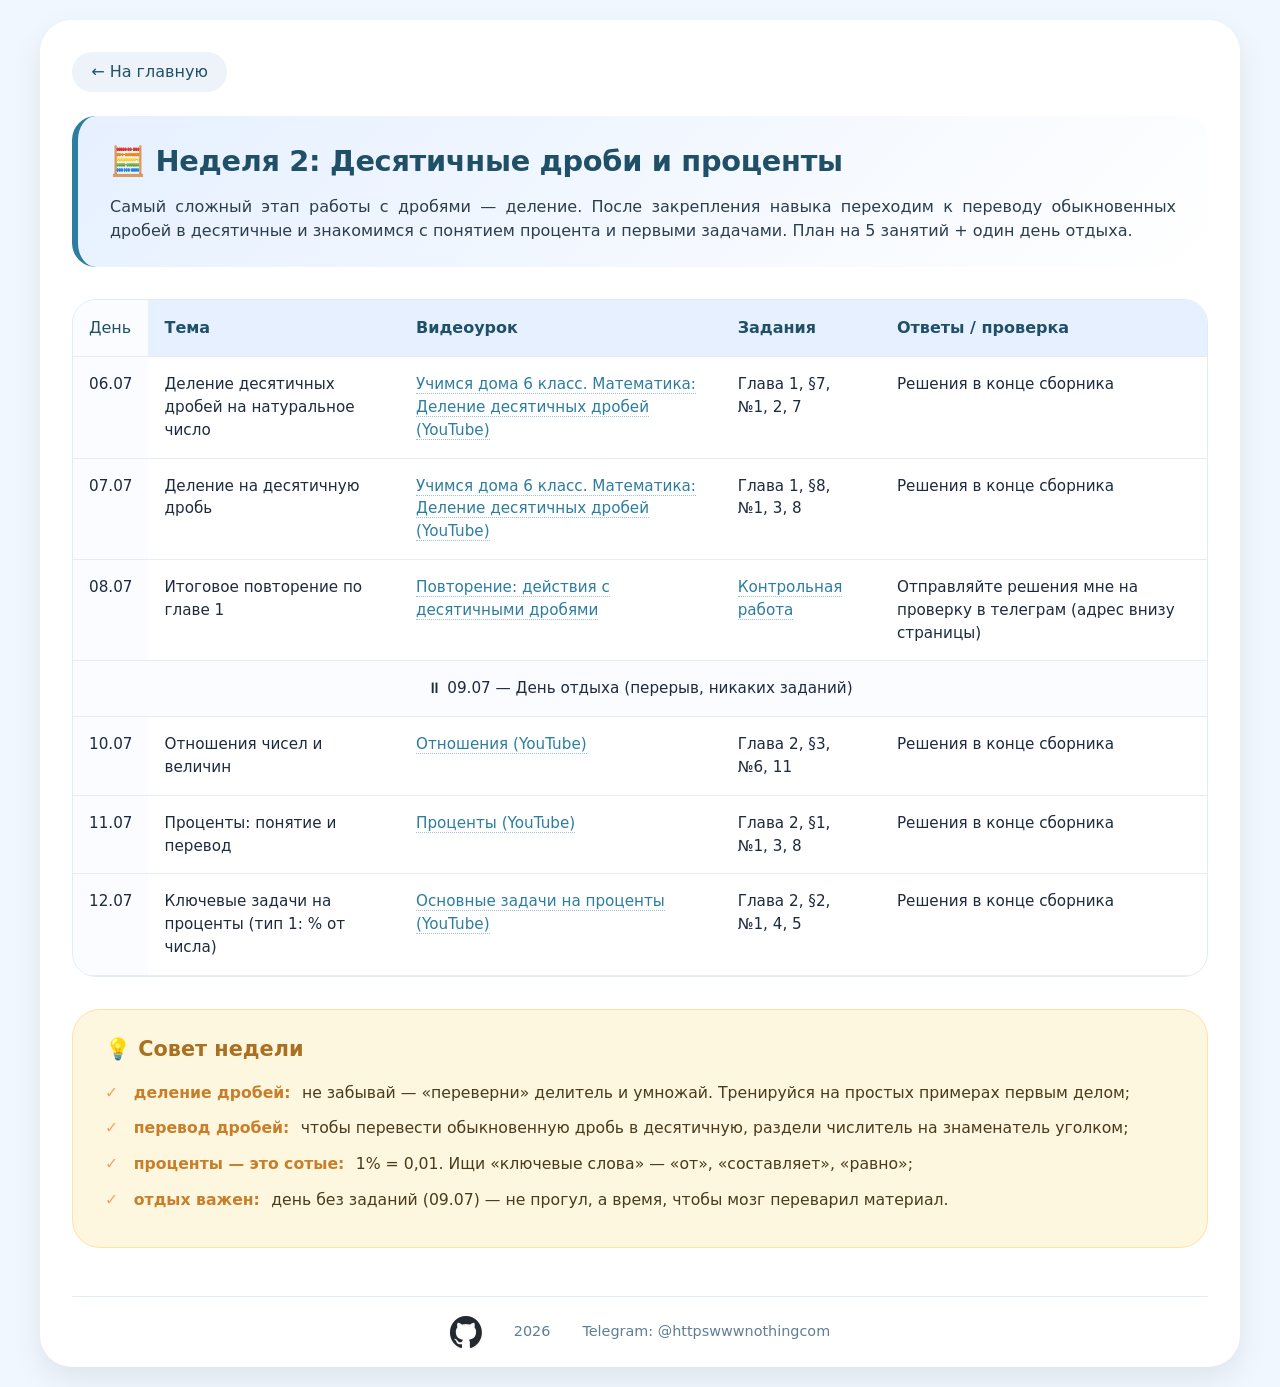
<file: html/second.html>
<!DOCTYPE html>
<html lang="ru">
<head>
    <meta charset="UTF-8">
    <meta name="viewport" content="width=device-width, initial-scale=1.0">
    <title>Неделя 2: Десятичные дроби и проценты — Повтори 6 класс</title>
    <link rel="stylesheet" href="../css/style.css">
</head>
<body>
    <div class="container">
        <!-- Кнопка назад -->
        <a href="../main.html" class="back-link">← На главную</a>

        <!-- Заголовочный блок -->
        <div class="begin_text">
            <p class="hello">🧮 Неделя 2: Десятичные дроби и проценты</p>
            <p class="main_text">
                Самый сложный этап работы с дробями — деление. После закрепления навыка переходим к переводу обыкновенных дробей в десятичные 
                и знакомимся с понятием процента и первыми задачами. План на 5 занятий + один день отдыха.
            </p>
        </div>

        <!-- Таблица с расписанием -->
        <div class="table-wrapper">
            <table class="schedule-table">
                <thead>
                    <tr>
                        <th>День</th>
                        <th>Тема</th>
                        <th>Видеоурок</th>
                        <th>Задания</th>
                        <th>Ответы / проверка</th>
                    </tr>
                </thead>
                <tbody>
                    <!-- 06.07 -->
                    <tr>
                        <td>06.07</td>
                        <td>Деление десятичных дробей на натуральное число</td>
                        <td><a href="https://www.youtube.com/watch?v=43smURBP15o" target="_blank">Учимся дома 6 класс. Математика: Деление десятичных дробей (YouTube)</a></td>
                        <td>Глава 1, §7, №1, 2, 7</td>
                        <td>Решения в конце сборника</td>
                    </tr>
                    <!-- 07.07 -->
                    <tr>
                        <td>07.07</td>
                        <td>Деление на десятичную дробь</td>
                        <td><a href="https://youtu.be/43smURBP15o?t=837" target="_blank">Учимся дома 6 класс. Математика: Деление десятичных дробей (YouTube)</a></td>
                        <td>Глава 1, §8, №1, 3, 8</td>
                        <td>Решения в конце сборника</td>
                    </tr>
                    <!-- 08.07 -->
                    <tr>
                        <td>08.07</td>
                        <td>Итоговое повторение по главе 1</td>
                        <td>
                            <a href="https://www.youtube.com/watch?v=o4JrfX2Uok4" target="_blank">Повторение: действия с десятичными дробями</a>
                        </td>
                        <td><a href="https://disk.yandex.by/i/_NKyFd7Pytkclg">Контрольная работа</a></td>
                        <td>Отправляйте решения мне на проверку в телеграм (адрес внизу страницы)</td>
                    </tr>
                    <!-- 09.07 — день отдыха (объединённая ячейка) -->
                    <tr style="background-color: #fef7e0;">
                        <td colspan="5" style="text-align: center; font-weight: 500;">⏸ 09.07 — День отдыха (перерыв, никаких заданий)</td>
                    </tr>
                    <!-- 10.07 -->
                    <tr>
                        <td>10.07</td>
                        <td>Отношения чисел и величин</td>
                        <td><a href="https://www.youtube.com/watch?v=zHdsvE71sNk&t=215s" target="_blank">Отношения (YouTube)</a></td>
                        <td>Глава 2, §3, №6, 11</td>
                        <td>Решения в конце сборника</td>
                    </tr>
                    <!-- 11.07 -->
                    <tr>
                        <td>11.07</td>
                        <td>Проценты: понятие и перевод</td>
                        <td><a href="https://www.youtube.com/watch?v=PZ6hdJ66uPA" target="_blank">Проценты (YouTube)</a></td>
                        <td>Глава 2, §1, №1, 3, 8</td>
                        <td>Решения в конце сборника</td>
                    </tr>
                    <!-- 12.07 -->
                    <tr>
                        <td>12.07</td>
                        <td>Ключевые задачи на проценты (тип 1: % от числа)</td>
                        <td><a href="https://www.youtube.com/watch?v=qTw02QaIk4M" target="_blank">Основные задачи на проценты (YouTube)</a></td>
                        <td>Глава 2, §2, №1, 4, 5</td>
                        <td>Решения в конце сборника</td>
                    </tr>
                </tbody>
            </table>
        </div>

        <!-- Дополнительные рекомендации к неделе -->
        <div class="recom">
            <p class="main_text">💡 Совет недели</p>
            <ul>
                <li><span>деление дробей:</span> не забывай — «переверни» делитель и умножай. Тренируйся на простых примерах первым делом;</li>
                <li><span>перевод дробей:</span> чтобы перевести обыкновенную дробь в десятичную, раздели числитель на знаменатель уголком;</li>
                <li><span>проценты — это сотые:</span> 1% = 0,01. Ищи «ключевые слова» — «от», «составляет», «равно»;</li>
                <li><span>отдых важен:</span> день без заданий (09.07) — не прогул, а время, чтобы мозг переварил материал.</li>
            </ul>
        </div>

        <!-- Футер -->
        <footer>
            <nav>
                <ul class="navigation">
                    <li class="nav__element"><a href="https://github.com/FandreyNord"><img class="git" src="../img/svg/github-mark.svg" alt="GitHub"></a></li>
                    <li class="nav__element">2026</li>
                    <li class="nav__element">
                        Telegram: @httpswwwnothingcom
                        <!-- <ul class="members">
                            <li class="members__element">Маковчик А.</li>
                            <li class="members__element">Филичкин А.</li>
                            <li class="members__element">Горбаченко Е.</li>
                            <li class="members__element">Богомазова К.</li>
                        </ul> -->
                    </li>
                </ul>
            </nav>
        </footer>
    </div>
</body>
</html>
</file>
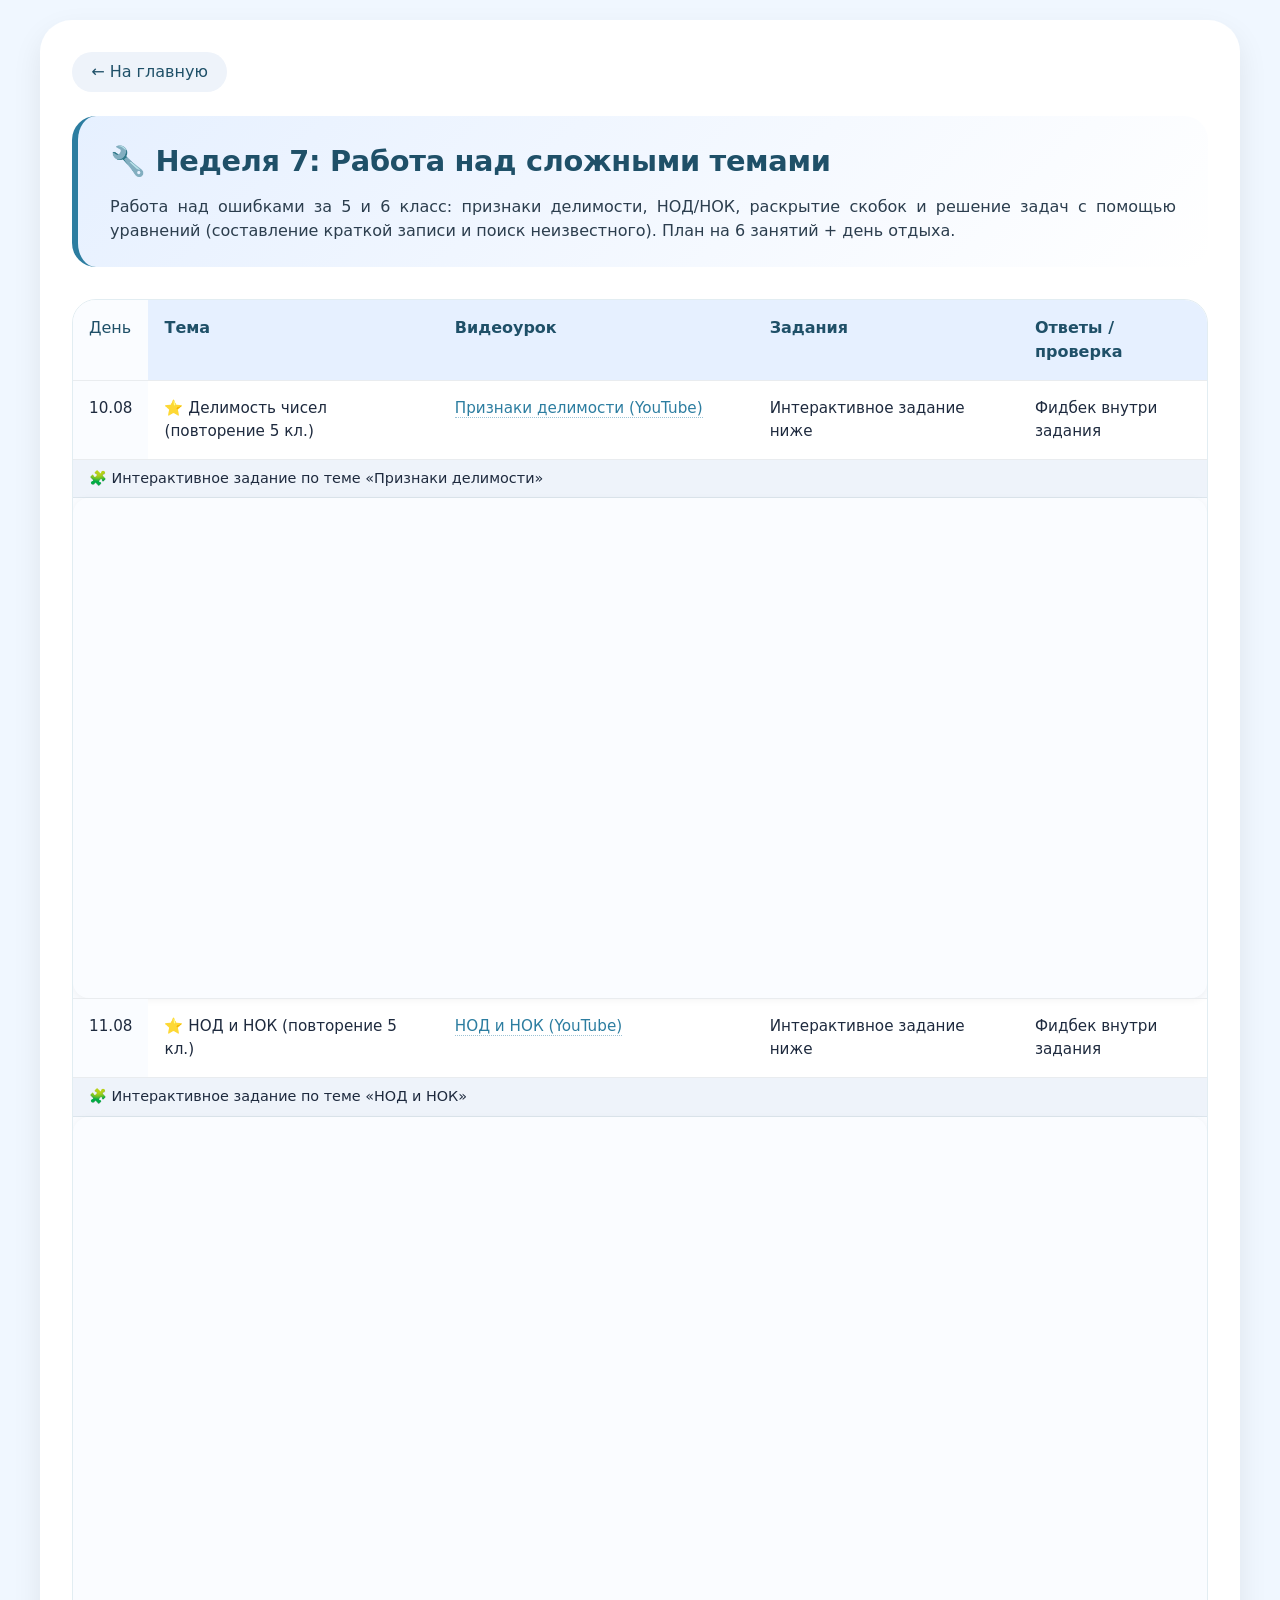
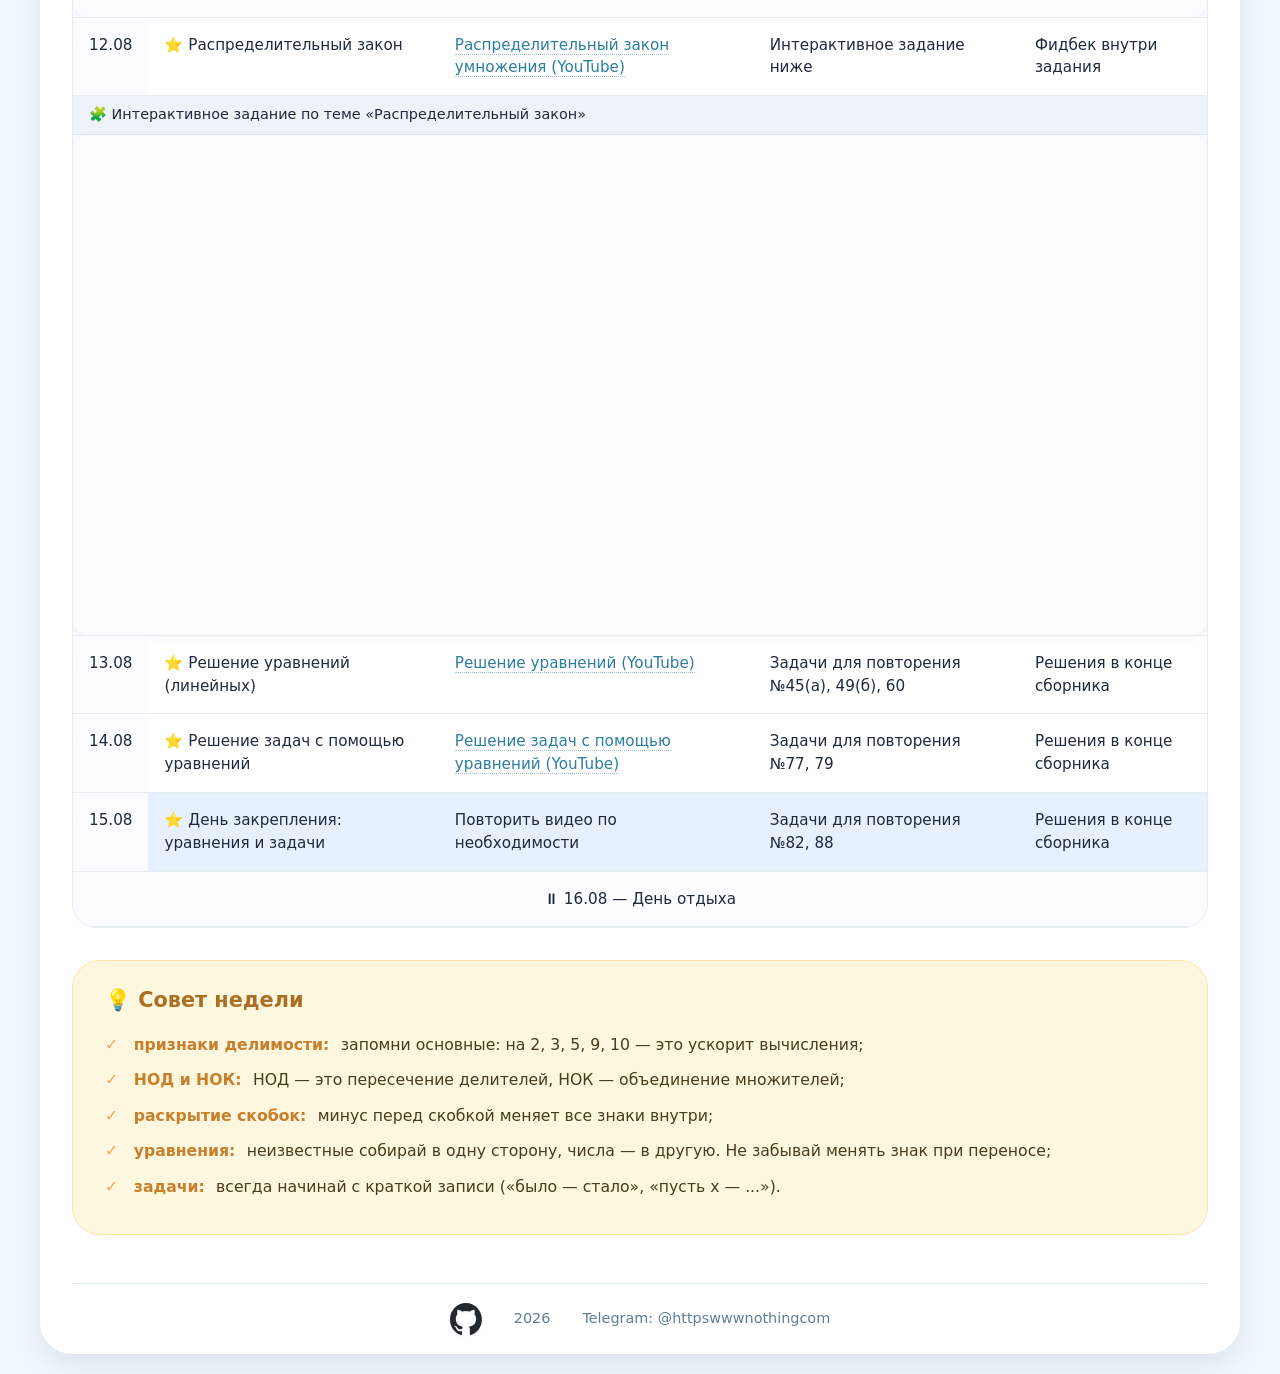
<file: html/seventh.html>
<!DOCTYPE html>
<html lang="ru">
<head>
    <meta charset="UTF-8">
    <meta name="viewport" content="width=device-width, initial-scale=1.0">
    <title>Неделя 7: Работа над сложными темами — Повтори 6 класс</title>
    <link rel="stylesheet" href="../css/style.css">
    <style>
        /* стиль для iframe внутри таблицы */
        .interactive-task td {
            padding: 0;
        }
        .interactive-task iframe {
            border-radius: 16px;
            box-shadow: 0 2px 8px rgba(0,0,0,0.05);
            display: block;
        }
        .interactive-header {
            padding: 0.5rem 1rem;
            background: #eef3fa;
            font-size: 0.9rem;
            font-weight: 500;
            border-bottom: 1px solid #dce5ec;
        }
    </style>
</head>
<body>
    <div class="container">
        <!-- Кнопка назад -->
        <a href="../main.html" class="back-link">← На главную</a>

        <!-- Заголовочный блок -->
        <div class="begin_text">
            <p class="hello">🔧 Неделя 7: Работа над сложными темами</p>
            <p class="main_text">
                Работа над ошибками за 5 и 6 класс: признаки делимости, НОД/НОК, раскрытие скобок и решение задач с помощью уравнений 
                (составление краткой записи и поиск неизвестного). План на 6 занятий + день отдыха.
            </p>
        </div>

        <!-- Таблица с расписанием -->
        <div class="table-wrapper">
            <table class="schedule-table">
                <thead>
                    <tr>
                        <th>День</th>
                        <th>Тема</th>
                        <th>Видеоурок</th>
                        <th>Задания</th>
                        <th>Ответы / проверка</th>
                    </tr>
                </thead>
                <tbody>
                    <!-- 10.08 -->
                    <tr>
                        <td>10.08</td>
                        <td>⭐ Делимость чисел (повторение 5 кл.)</td>
                        <td><a href="https://youtu.be/170MS7zwer8" target="_blank">Признаки делимости (YouTube)</a></td>
                        <td>Интерактивное задание ниже</td>
                        <td>Фидбек внутри задания</td>
                    </tr>
                    <!-- Интерактивное задание к 10.08 -->
                    <tr class="interactive-task">
                        <td colspan="5" style="padding: 0;">
                            <div class="interactive-header">
                                🧩 Интерактивное задание по теме «Признаки делимости»
                            </div>
                            <iframe src="https://learningapps.org/watch?app=14160998" 
                                    style="border:0; width:100%; height:500px; display:block;" 
                                    allowfullscreen="true" 
                                    webkitallowfullscreen="true" 
                                    mozallowfullscreen="true">
                            </iframe>
                        </td>
                    </tr>

                    <!-- 11.08 -->
                    <tr>
                        <td>11.08</td>
                        <td>⭐ НОД и НОК (повторение 5 кл.)</td>
                        <td><a href="https://youtu.be/e63HEx_bils" target="_blank">НОД и НОК (YouTube)</a></td>
                        <td>Интерактивное задание ниже</td>
                        <td>Фидбек внутри задания</td>
                    </tr>
                    <!-- Интерактивное задание к 11.08 -->
                    <tr class="interactive-task">
                        <td colspan="5" style="padding: 0;">
                            <div class="interactive-header">
                                🧩 Интерактивное задание по теме «НОД и НОК»
                            </div>
                            <iframe src="https://learningapps.org/watch?app=25711011" 
                                    style="border:0; width:100%; height:500px; display:block;" 
                                    allowfullscreen="true" 
                                    webkitallowfullscreen="true" 
                                    mozallowfullscreen="true">
                            </iframe>
                         </td>
                     </tr>

                    <!-- 12.08 -->
                    <tr>
                        <td>12.08</td>
                        <td>⭐ Распределительный закон</td>
                        <td><a href="https://youtu.be/Xf16Grf-UYo" target="_blank">Распределительный закон умножения (YouTube)</a></td>
                        <td>Интерактивное задание ниже</td>
                        <td>Фидбек внутри задания</td>
                    </tr>
                    <!-- Интерактивное задание к 12.08 -->
                    <tr class="interactive-task">
                        <td colspan="5" style="padding: 0;">
                            <div class="interactive-header">
                                🧩 Интерактивное задание по теме «Распределительный закон»
                            </div>
                            <iframe src="https://learningapps.org/watch?app=6716250" 
                                    style="border:0; width:100%; height:500px; display:block;" 
                                    allowfullscreen="true" 
                                    webkitallowfullscreen="true" 
                                    mozallowfullscreen="true">
                            </iframe>
                         </td>
                     </tr>

                    <!-- 13.08 -->
                    <tr>
                        <td>13.08</td>
                        <td>⭐ Решение уравнений (линейных)</td>
                        <td><a href="https://youtu.be/XPiWypdBh9U" target="_blank">Решение уравнений (YouTube)</a></td>
                        <td>Задачи для повторения №45(а), 49(б), 60</td>
                        <td>Решения в конце сборника</td>
                     </tr>

                    <!-- 14.08 -->
                    <tr>
                        <td>14.08</td>
                        <td>⭐ Решение задач с помощью уравнений</td>
                        <td><a href="https://youtu.be/Bbwh8GypuVE" target="_blank">Решение задач с помощью уравнений (YouTube)</a></td>
                        <td>Задачи для повторения №77, 79</td>
                        <td>Решения в конце сборника</td>
                     </tr>

                    <!-- 15.08 — день закрепления -->
                    <tr style="background-color: #e6f0ff;">
                        <td>15.08</td>
                        <td>⭐ День закрепления: уравнения и задачи</td>
                        <td>Повторить видео по необходимости</td>
                        <td>Задачи для повторения №82, 88</td>
                        <td>Решения в конце сборника</td>
                     </tr>

                    <!-- 16.08 — день отдыха -->
                    <tr style="background-color: #fef7e0;">
                        <td colspan="5" style="text-align: center; font-weight: 500;">⏸ 16.08 — День отдыха</td>
                     </tr>
                </tbody>
             </table>
        </div>

        <!-- Дополнительные рекомендации к неделе -->
        <div class="recom">
            <p class="main_text">💡 Совет недели</p>
            <ul>
                <li><span>признаки делимости:</span> запомни основные: на 2, 3, 5, 9, 10 — это ускорит вычисления;</li>
                <li><span>НОД и НОК:</span> НОД — это пересечение делителей, НОК — объединение множителей;</li>
                <li><span>раскрытие скобок:</span> минус перед скобкой меняет все знаки внутри;</li>
                <li><span>уравнения:</span> неизвестные собирай в одну сторону, числа — в другую. Не забывай менять знак при переносе;</li>
                <li><span>задачи:</span> всегда начинай с краткой записи («было — стало», «пусть x — ...»).</li>
            </ul>
        </div>

        <!-- Футер -->
        <footer>
            <nav>
                <ul class="navigation">
                    <li class="nav__element"><a href="https://github.com/FandreyNord"><img class="git" src="../img/svg/github-mark.svg" alt="GitHub"></a></li>
                    <li class="nav__element">2026</li>
                    <li class="nav__element">
                        Telegram: @httpswwwnothingcom
                        <!-- <ul class="members">
                            <li class="members__element">Маковчик А.</li>
                            <li class="members__element">Филичкин А.</li>
                            <li class="members__element">Горбаченко Е.</li>
                            <li class="members__element">Богомазова К.</li>
                        </ul> -->
                    </li>
                </ul>
            </nav>
        </footer>
    </div>
</body>
</html>
</file>
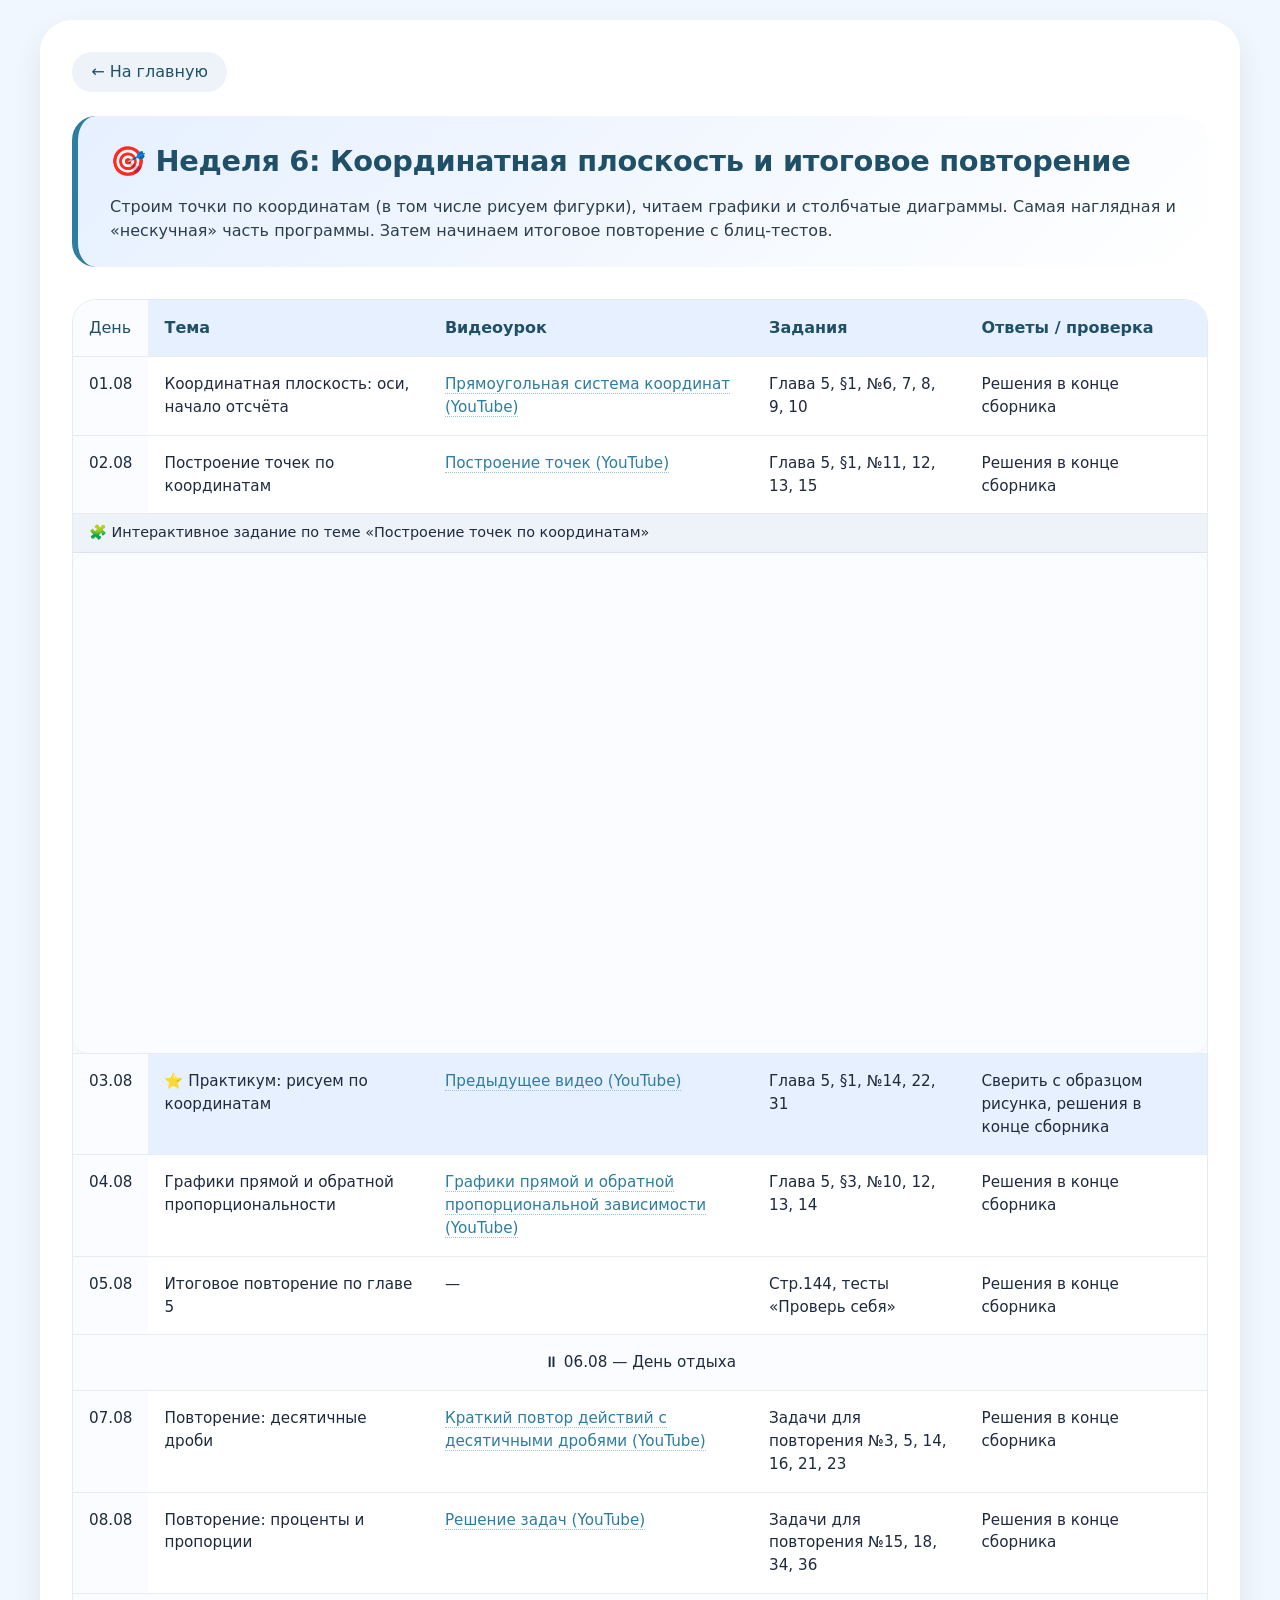
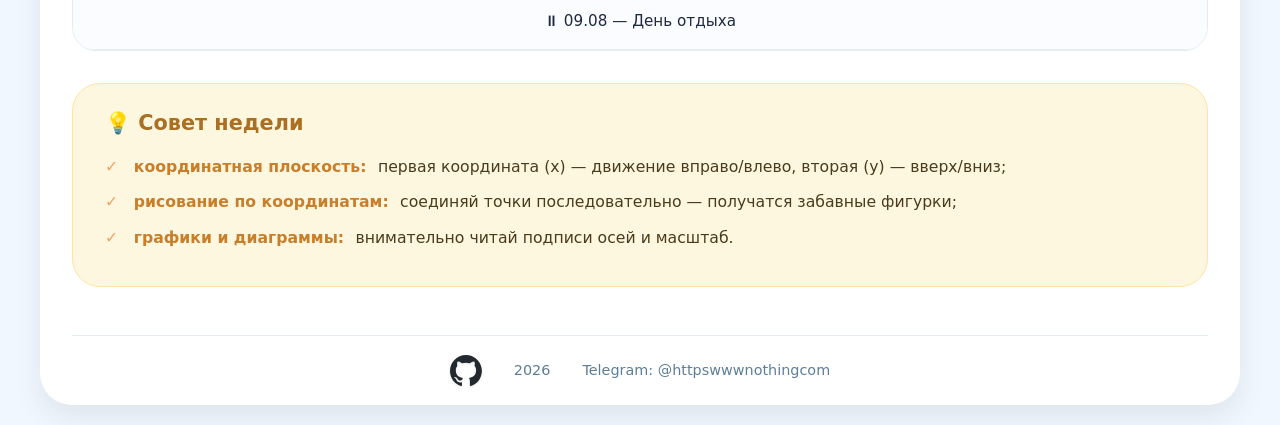
<file: html/sixth.html>
<!DOCTYPE html>
<html lang="ru">
<head>
    <meta charset="UTF-8">
    <meta name="viewport" content="width=device-width, initial-scale=1.0">
    <title>Неделя 6: Координатная плоскость и итоговое повторение — Повтори 6 класс</title>
    <link rel="stylesheet" href="../css/style.css">
    <style>
        /* стиль для iframe внутри таблицы */
        .interactive-task td {
            padding: 0;
        }
        .interactive-task iframe {
            border-radius: 16px;
            box-shadow: 0 2px 8px rgba(0,0,0,0.05);
            display: block;
        }
        .interactive-header {
            padding: 0.5rem 1rem;
            background: #eef3fa;
            font-size: 0.9rem;
            font-weight: 500;
            border-bottom: 1px solid #dce5ec;
        }
    </style>
</head>
<body>
    <div class="container">
        <!-- Кнопка назад -->
        <a href="../main.html" class="back-link">← На главную</a>

        <!-- Заголовочный блок -->
        <div class="begin_text">
            <p class="hello">🎯 Неделя 6: Координатная плоскость и итоговое повторение</p>
            <p class="main_text">
                Строим точки по координатам (в том числе рисуем фигурки), читаем графики и столбчатые диаграммы. 
                Самая наглядная и «нескучная» часть программы. Затем начинаем итоговое повторение с блиц-тестов.
            </p>
        </div>

        <!-- Таблица с расписанием -->
        <div class="table-wrapper">
            <table class="schedule-table">
                <thead>
                    <tr>
                        <th>День</th>
                        <th>Тема</th>
                        <th>Видеоурок</th>
                        <th>Задания</th>
                        <th>Ответы / проверка</th>
                    </tr>
                </thead>
                <tbody>
                    <!-- 01.08 -->
                    <tr>
                        <td>01.08</td>
                        <td>Координатная плоскость: оси, начало отсчёта</td>
                        <td><a href="https://youtu.be/3new5CtY9nE" target="_blank">Прямоугольная система координат (YouTube)</a></td>
                        <td>Глава 5, §1, №6, 7, 8, 9, 10</td>
                        <td>Решения в конце сборника</td>
                    </tr>
                    <!-- 02.08 -->
                    <tr>
                        <td>02.08</td>
                        <td>Построение точек по координатам</td>
                        <td><a href="https://youtu.be/GA0w4vKij5U" target="_blank">Построение точек (YouTube)</a></td>
                        <td>Глава 5, §1, №11, 12, 13, 15</td>
                        <td>Решения в конце сборника</td>
                    </tr>
                    <!-- Интерактивное задание к 02.08 -->
                    <tr class="interactive-task">
                        <td colspan="5" style="padding: 0;">
                            <div class="interactive-header">
                                🧩 Интерактивное задание по теме «Построение точек по координатам»
                            </div>
                            <iframe src="https://learningapps.org/watch?app=35252833" 
                                    style="border:0; width:100%; height:500px; display:block;" 
                                    allowfullscreen="true" 
                                    webkitallowfullscreen="true" 
                                    mozallowfullscreen="true">
                            </iframe>
                         </td>
                    </tr>
                    <!-- 03.08 — практикум -->
                    <tr style="background-color: #e6f0ff;">
                        <td>03.08</td>
                        <td>⭐ Практикум: рисуем по координатам</td>
                        <td><a href="https://youtu.be/GA0w4vKij5U" target="_blank">Предыдущее видео (YouTube)</a></td>
                        <td>Глава 5, §1, №14, 22, 31</td>
                        <td>Сверить с образцом рисунка, решения в конце сборника</td>
                    </tr>
                    <!-- 04.08 -->
                    <tr>
                        <td>04.08</td>
                        <td>Графики прямой и обратной пропорциональности</td>
                        <td><a href="https://youtu.be/1bQ116BGANE" target="_blank">Графики прямой и обратной пропорциональной зависимости (YouTube)</a></td>
                        <td>Глава 5, §3, №10, 12, 13, 14</td>
                        <td>Решения в конце сборника</td>
                    </tr>
                    <!-- 05.08 -->
                    <tr>
                        <td>05.08</td>
                        <td>Итоговое повторение по главе 5</td>
                        <td>—</td>
                        <td>Стр.144, тесты «Проверь себя»</td>
                        <td>Решения в конце сборника</td>
                    </tr>
                    <!-- 06.08 — день отдыха -->
                    <tr style="background-color: #fef7e0;">
                        <td colspan="5" style="text-align: center; font-weight: 500;">⏸ 06.08 — День отдыха</td>
                    </tr>
                    <!-- 07.08 -->
                    <tr>
                        <td>07.08</td>
                        <td>Повторение: десятичные дроби</td>
                        <td><a href="https://youtu.be/5OTIsphtzwI" target="_blank">Краткий повтор действий с десятичными дробями (YouTube)</a></td>
                        <td>Задачи для повторения №3, 5, 14, 16, 21, 23</td>
                        <td>Решения в конце сборника</td>
                    </tr>
                    <!-- 08.08 -->
                    <tr>
                        <td>08.08</td>
                        <td>Повторение: проценты и пропорции</td>
                        <td><a href="https://youtu.be/OBTzPGOHmls" target="_blank">Решение задач (YouTube)</a></td>
                        <td>Задачи для повторения №15, 18, 34, 36</td>
                        <td>Решения в конце сборника</td>
                    </tr>
                    <!-- 09.08 — день отдыха -->
                    <tr style="background-color: #fef7e0;">
                        <td colspan="5" style="text-align: center; font-weight: 500;">⏸ 09.08 — День отдыха</td>
                    </tr>
                </tbody>
            </table>
        </div>

        <!-- Дополнительные рекомендации к неделе -->
        <div class="recom">
            <p class="main_text">💡 Совет недели</p>
            <ul>
                <li><span>координатная плоскость:</span> первая координата (x) — движение вправо/влево, вторая (y) — вверх/вниз;</li>
                <li><span>рисование по координатам:</span> соединяй точки последовательно — получатся забавные фигурки;</li>
                <li><span>графики и диаграммы:</span> внимательно читай подписи осей и масштаб.</li>
            </ul>
        </div>

        <!-- Футер -->
        <footer>
            <nav>
                <ul class="navigation">
                    <li class="nav__element"><a href="https://github.com/FandreyNord"><img class="git" src="../img/svg/github-mark.svg" alt="GitHub"></a></li>
                    <li class="nav__element">2026</li>
                    <li class="nav__element">
                        Telegram: @httpswwwnothingcom
                        <!-- <ul class="members">
                            <li class="members__element">Маковчик А.</li>
                            <li class="members__element">Филичкин А.</li>
                            <li class="members__element">Горбаченко Е.</li>
                            <li class="members__element">Богомазова К.</li>
                        </ul> -->
                    </li>
                </ul>
            </nav>
        </footer>
    </div>
</body>
</html>
</file>
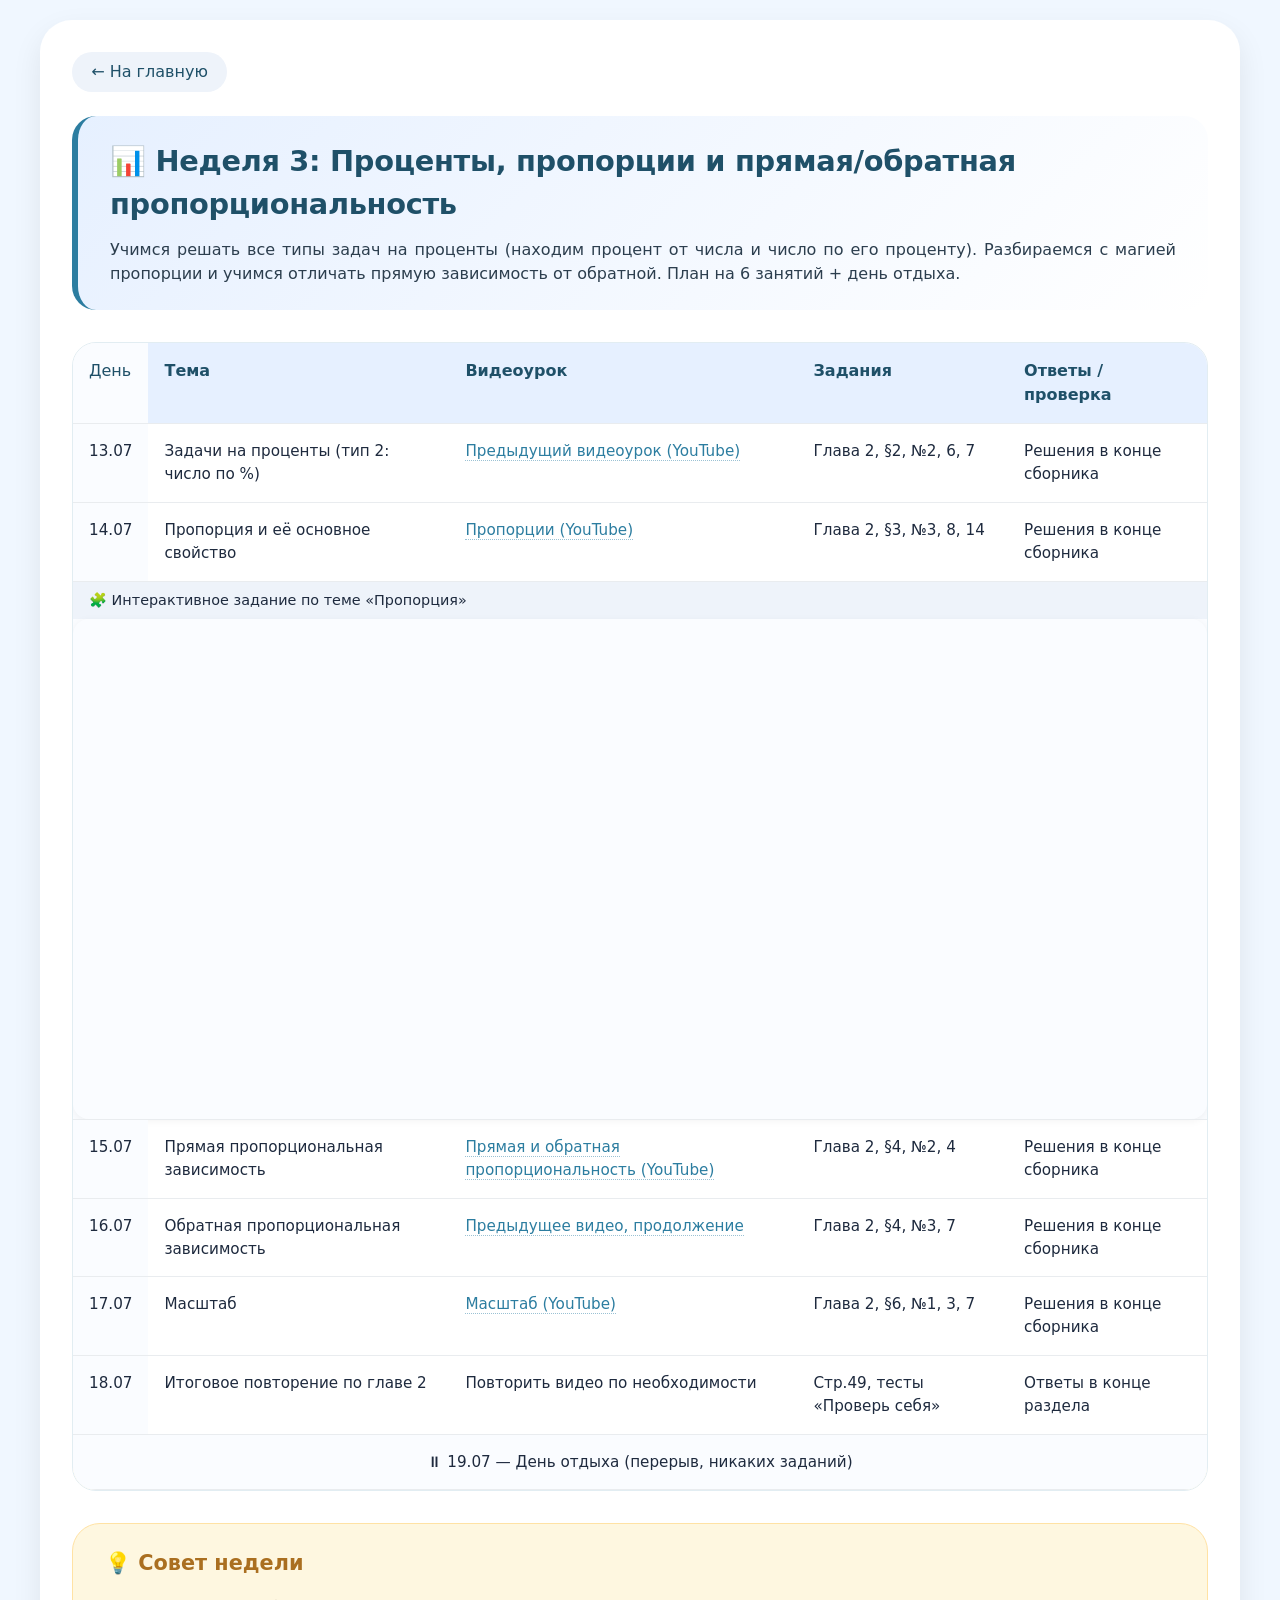
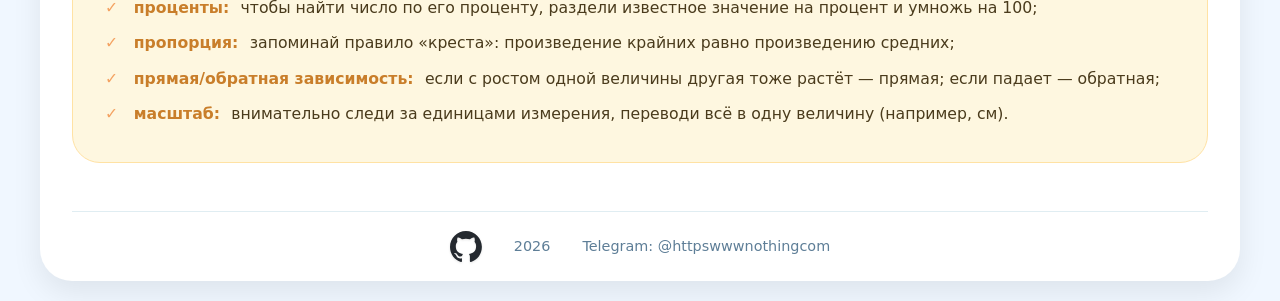
<file: html/third.html>
<!DOCTYPE html>
<html lang="ru">
<head>
    <meta charset="UTF-8">
    <meta name="viewport" content="width=device-width, initial-scale=1.0">
    <title>Неделя 3: Проценты, пропорции, прямая/обратная пропорциональность — Повтори 6 класс</title>
    <link rel="stylesheet" href="../css/style.css">
    <style>
        /* небольшой дополнительный стиль для iframe внутри таблицы */
        .interactive-task td {
            padding: 1rem;
            background-color: #f8fbff;
        }
        .interactive-task iframe {
            border-radius: 16px;
            box-shadow: 0 2px 8px rgba(0,0,0,0.05);
        }
    </style>
</head>
<body>
    <div class="container">
        <!-- Кнопка назад -->
        <a href="../main.html" class="back-link">← На главную</a>

        <!-- Заголовочный блок -->
        <div class="begin_text">
            <p class="hello">📊 Неделя 3: Проценты, пропорции и прямая/обратная пропорциональность</p>
            <p class="main_text">
                Учимся решать все типы задач на проценты (находим процент от числа и число по его проценту). 
                Разбираемся с магией пропорции и учимся отличать прямую зависимость от обратной. 
                План на 6 занятий + день отдыха.
            </p>
        </div>

        <!-- Таблица с расписанием -->
        <div class="table-wrapper">
            <table class="schedule-table">
                <thead>
                    <tr>
                        <th>День</th>
                        <th>Тема</th>
                        <th>Видеоурок</th>
                        <th>Задания</th>
                        <th>Ответы / проверка</th>
                    </tr>
                </thead>
                <tbody>
                    <!-- 13.07 -->
                    <tr>
                        <td>13.07</td>
                        <td>Задачи на проценты (тип 2: число по %)</td>
                        <td><a href="https://www.youtube.com/watch?v=qTw02QaIk4M" target="_blank">Предыдущий видеоурок (YouTube)</a></td>
                        <td>Глава 2, §2, №2, 6, 7</td>
                        <td>Решения в конце сборника</td>
                    </tr>
                    <!-- 14.07 -->
                    <tr>
                        <td>14.07</td>
                        <td>Пропорция и её основное свойство</td>
                        <td><a href="https://www.youtube.com/watch?v=9zUR3smWOr8" target="_blank">Пропорции (YouTube)</a></td>
                        <td>Глава 2, §3, №3, 8, 14</td>
                        <td>Решения в конце сборника</td>
                    </tr>
                    <!-- Интерактивное задание к 14.07 -->
                    <tr class="interactive-task">
                        <td colspan="5" style="padding: 0;">
                            <div style="padding: 0.5rem 1rem; background: #eef3fa; font-size: 0.9rem; font-weight: 500;">
                                🧩 Интерактивное задание по теме «Пропорция»
                            </div>
                            <iframe src="https://learningapps.org/watch?app=39204811" 
                                    style="border:0; width:100%; height:500px; display:block;" 
                                    allowfullscreen="true" 
                                    webkitallowfullscreen="true" 
                                    mozallowfullscreen="true">
                            </iframe>
                        </td>
                    </tr>
                    <!-- 15.07 -->
                    <tr>
                        <td>15.07</td>
                        <td>Прямая пропорциональная зависимость</td>
                        <td><a href="https://www.youtube.com/watch?v=q85xJudMB4c" target="_blank">Прямая и обратная пропорциональность (YouTube)</a></td>
                        <td>Глава 2, §4, №2, 4</td>
                        <td>Решения в конце сборника</td>
                    </tr>
                    <!-- 16.07 -->
                    <tr>
                        <td>16.07</td>
                        <td>Обратная пропорциональная зависимость</td>
                        <td><a href="https://youtu.be/q85xJudMB4c?t=266" target="_blank">Предыдущее видео, продолжение</a></td>
                        <td>Глава 2, §4, №3, 7</td>
                        <td>Решения в конце сборника</td>
                    </tr>
                    <!-- 17.07 -->
                    <tr>
                        <td>17.07</td>
                        <td>Масштаб</td>
                        <td><a href="https://www.youtube.com/watch?v=iWccjoww1bA" target="_blank">Масштаб (YouTube)</a></td>
                        <td>Глава 2, §6, №1, 3, 7</td>
                        <td>Решения в конце сборника</td>
                    </tr>
                    <!-- 18.07 -->
                    <tr>
                        <td>18.07</td>
                        <td>Итоговое повторение по главе 2</td>
                        <td>Повторить видео по необходимости</td>
                        <td>Стр.49, тесты «Проверь себя»</td>
                        <td>Ответы в конце раздела</td>
                    </tr>
                    <!-- 19.07 — день отдыха -->
                    <tr style="background-color: #fef7e0;">
                        <td colspan="5" style="text-align: center; font-weight: 500;">⏸ 19.07 — День отдыха (перерыв, никаких заданий)</td>
                    </tr>
                </tbody>
            </table>
        </div>

        <!-- Дополнительные рекомендации к неделе -->
        <div class="recom">
            <p class="main_text">💡 Совет недели</p>
            <ul>
                <li><span>проценты:</span> чтобы найти число по его проценту, раздели известное значение на процент и умножь на 100;</li>
                <li><span>пропорция:</span> запоминай правило «креста»: произведение крайних равно произведению средних;</li>
                <li><span>прямая/обратная зависимость:</span> если с ростом одной величины другая тоже растёт — прямая; если падает — обратная;</li>
                <li><span>масштаб:</span> внимательно следи за единицами измерения, переводи всё в одну величину (например, см).</li>
            </ul>
        </div>

        <!-- Футер -->
        <footer>
            <nav>
                <ul class="navigation">
                    <li class="nav__element"><a href="https://github.com/FandreyNord"><img class="git" src="../img/svg/github-mark.svg" alt="GitHub"></a></li>
                    <li class="nav__element">2026</li>
                    <li class="nav__element">
                        Telegram: @httpswwwnothingcom
                        <!-- <ul class="members">
                            <li class="members__element">Маковчик А.</li>
                            <li class="members__element">Филичкин А.</li>
                            <li class="members__element">Горбаченко Е.</li>
                            <li class="members__element">Богомазова К.</li>
                        </ul> -->
                    </li>
                </ul>
            </nav>
        </footer>
    </div>
</body>
</html>
</file>
<file: css/style.css>
/* Общие стили и сброс */
* {
    margin: 0;
    padding: 0;
    box-sizing: border-box;
}

body {
    font-family: 'Segoe UI', 'Roboto', system-ui, -apple-system, 'Helvetica Neue', sans-serif;
    background: #f0f7ff;
    color: #1e2a3e;
    line-height: 1.5;
    padding: 20px;
}

.container {
    max-width: 1200px;
    margin: 0 auto;
    background: white;
    border-radius: 32px;
    box-shadow: 0 12px 30px rgba(0, 0, 0, 0.08);
    overflow: hidden;
    padding: 2rem 2rem 0 2rem;
}

/* Текстовые блоки */
.begin_text {
    background: linear-gradient(135deg, #e6f0ff 0%, #ffffff 100%);
    border-left: 6px solid #2c7da0;
    padding: 1.5rem 2rem;
    border-radius: 24px;
    margin-bottom: 2rem;
}

.hello {
    font-size: 1.8rem;
    font-weight: 700;
    color: #1f5068;
    margin-bottom: 0.75rem;
    letter-spacing: -0.3px;
}

.main_text {
    font-size: 1rem;
    color: #2c3e4e;
    text-align: justify;
}

/* Блок с карточками (грид-контейнер) */
.blox {
    margin: 2rem 0;
    display: grid;
    grid-template-columns: repeat(auto-fill, minmax(320px, 1fr));
    gap: 1.8rem;
}

/* Стили для карточки .week (используется на главной) */
.week {
    background: #ffffff;
    border-radius: 28px;
    box-shadow: 0 6px 14px rgba(0, 0, 0, 0.05);
    transition: transform 0.2s ease, box-shadow 0.2s ease;
    border: 1px solid #e2edf2;
    padding: 1.5rem;
    display: flex;
    flex-direction: column;
    height: 100%;
}

.week:hover {
    transform: translateY(-5px);
    box-shadow: 0 16px 24px rgba(0, 0, 0, 0.1);
    border-color: #bdd9e7;
}

.week .hello {
    font-size: 1.4rem;
    margin-bottom: 0.75rem;
    color: #1f5068;
    display: flex;
    justify-content: space-between;
    align-items: baseline;
    flex-wrap: wrap;
    gap: 0.5rem;
}

.week .hello span {
    font-size: 0.85rem;
    font-weight: 400;
    color: #5e7e97;
    background: #eef3fa;
    padding: 0.2rem 0.6rem;
    border-radius: 20px;
}

.week .main_text {
    flex-grow: 1;
    margin-bottom: 1.2rem;
    font-size: 0.95rem;
    color: #2c3e4e;
}

.week a {
    display: inline-block;
    background: #2c7da0;
    color: white;
    text-decoration: none;
    padding: 0.6rem 1.2rem;
    border-radius: 40px;
    font-weight: 500;
    font-size: 0.9rem;
    text-align: center;
    transition: background 0.2s, transform 0.1s;
    align-self: flex-start;
    margin-top: 0.5rem;
}

.week a:hover {
    background: #1f5068;
    transform: scale(0.98);
}

/* Стили для таблицы (используются на страницах уроков) */
.table-wrapper {
    overflow-x: auto;
    margin: 2rem 0;
    border-radius: 24px;
    background: #ffffff;
    border: 1px solid #e2edf2;
}

.schedule-table {
    width: 100%;
    border-collapse: collapse;
    font-size: 0.95rem;
}

.schedule-table th,
.schedule-table td {
    padding: 1rem 1rem;
    text-align: left;
    border-bottom: 1px solid #e9ecef;
    vertical-align: top;
}

.schedule-table th {
    background-color: #e6f0ff;
    color: #1f5068;
    font-weight: 600;
    font-size: 1rem;
}

.schedule-table tr:hover {
    background-color: #f8fbff;
}

.schedule-table td:first-child,
.schedule-table th:first-child {
    font-weight: 500;
    background-color: #fafcff;
}

.schedule-table a {
    color: #2c7da0;
    text-decoration: none;
    border-bottom: 1px dotted #9bc2d4;
}

.schedule-table a:hover {
    color: #1f5068;
    border-bottom-style: solid;
}

/* Блок рекомендаций */
.recom {
    background: #fef7e0;
    border-radius: 28px;
    padding: 1.5rem 2rem;
    margin: 2rem 0 1.5rem;
    border: 1px solid #ffe2a4;
}

.recom p.main_text {
    font-weight: 600;
    font-size: 1.3rem;
    margin-bottom: 1rem;
    color: #aa6f20;
}

.recom ul {
    list-style: none;
    padding-left: 0;
}

.recom li {
    margin-bottom: 0.75rem;
    padding-left: 1.8rem;
    position: relative;
    font-size: 0.98rem;
    color: #4a3b1c;
}

.recom li::before {
    content: "✓";
    color: #f4a261;
    font-weight: bold;
    position: absolute;
    left: 0;
    top: 0;
}

.recom li span {
    font-weight: 700;
    color: #c97e2a;
    margin-right: 0.4rem;
}

/* Футер и навигация */
footer {
    margin-top: 3rem;
    border-top: 1px solid #e0edf2;
    padding: 1.2rem 0;
}

.navigation {
    display: flex;
    justify-content: center;
    align-items: center;
    gap: 2rem;
    list-style: none;
    flex-wrap: wrap;
}

.nav__element {
    font-size: 0.9rem;
    color: #5e7e97;
    transition: color 0.2s;
    position: relative;
}

.nav__element a {
    text-decoration: none;
    display: inline-block;
    transition: opacity 0.2s;
}

.nav__element a:hover {
    opacity: 0.7;
}

.git {
    width: 32px;
    height: auto;
    vertical-align: middle;
    filter: drop-shadow(0 1px 1px rgba(0,0,0,0.1));
}

/* Стили для возможного блока "участники" */
.members {
    display: none;
    position: absolute;
    bottom: 100%;
    left: 50%;
    transform: translateX(-50%);
    background: #2c3e50;
    color: white;
    border-radius: 20px;
    padding: 0.6rem 1rem;
    list-style: none;
    white-space: nowrap;
    gap: 0.8rem;
    font-size: 0.8rem;
    margin-bottom: 8px;
}

.nav__element:hover .members {
    display: flex;
}

.members__element {
    padding: 0.2rem 0.4rem;
}

/* Кнопка возврата на главную */
.back-link {
    display: inline-block;
    margin-bottom: 1.5rem;
    background: #eef3fa;
    padding: 0.5rem 1.2rem;
    border-radius: 40px;
    color: #1f5068;
    text-decoration: none;
    font-weight: 500;
    transition: background 0.2s;
}

.back-link:hover {
    background: #e0eef6;
}

/* Адаптивность */
@media (max-width: 768px) {
    body {
        padding: 12px;
    }
    .container {
        padding: 1rem 1rem 0 1rem;
        border-radius: 24px;
    }
    .begin_text .hello {
        font-size: 1.4rem;
    }
    .begin_text, .recom {
        padding: 1rem 1.2rem;
    }
    .blox {
        gap: 1rem;
    }
    .week .hello {
        font-size: 1.2rem;
    }
    .navigation {
        gap: 1rem;
    }
    .schedule-table th,
    .schedule-table td {
        padding: 0.75rem 0.75rem;
    }
}

@media (max-width: 480px) {
    .recom li {
        font-size: 0.9rem;
        padding-left: 1.5rem;
    }
    .git {
        width: 26px;
    }
    .week a {
        width: 100%;
        text-align: center;
    }
    .schedule-table {
        font-size: 0.85rem;
    }
}

/* Дополнительные улучшения */
a:not(.week a):not(.nav__element a):not(.back-link) {
    color: #2c7da0;
    text-decoration: none;
    border-bottom: 1px dotted #9bc2d4;
}

a:not(.week a):not(.nav__element a):not(.back-link):hover {
    color: #1f5068;
    border-bottom-style: solid;
}
</file>
